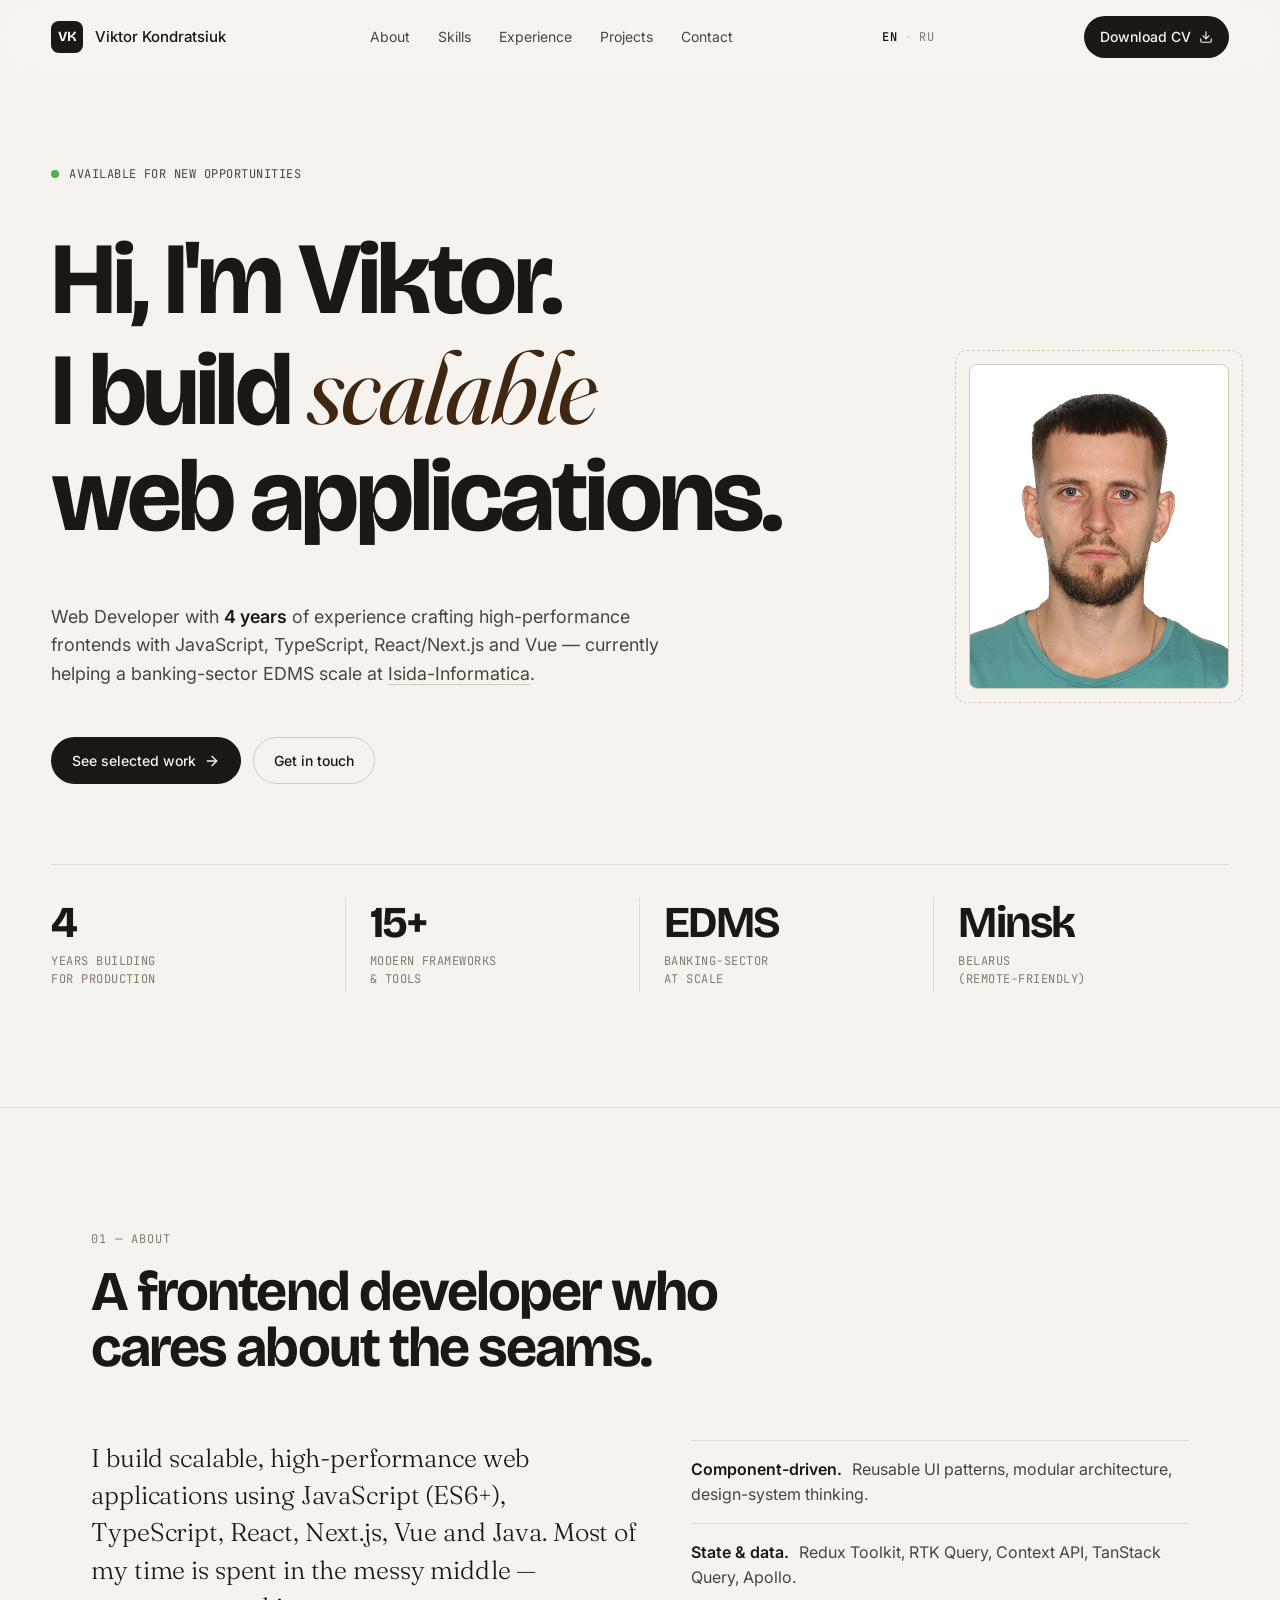
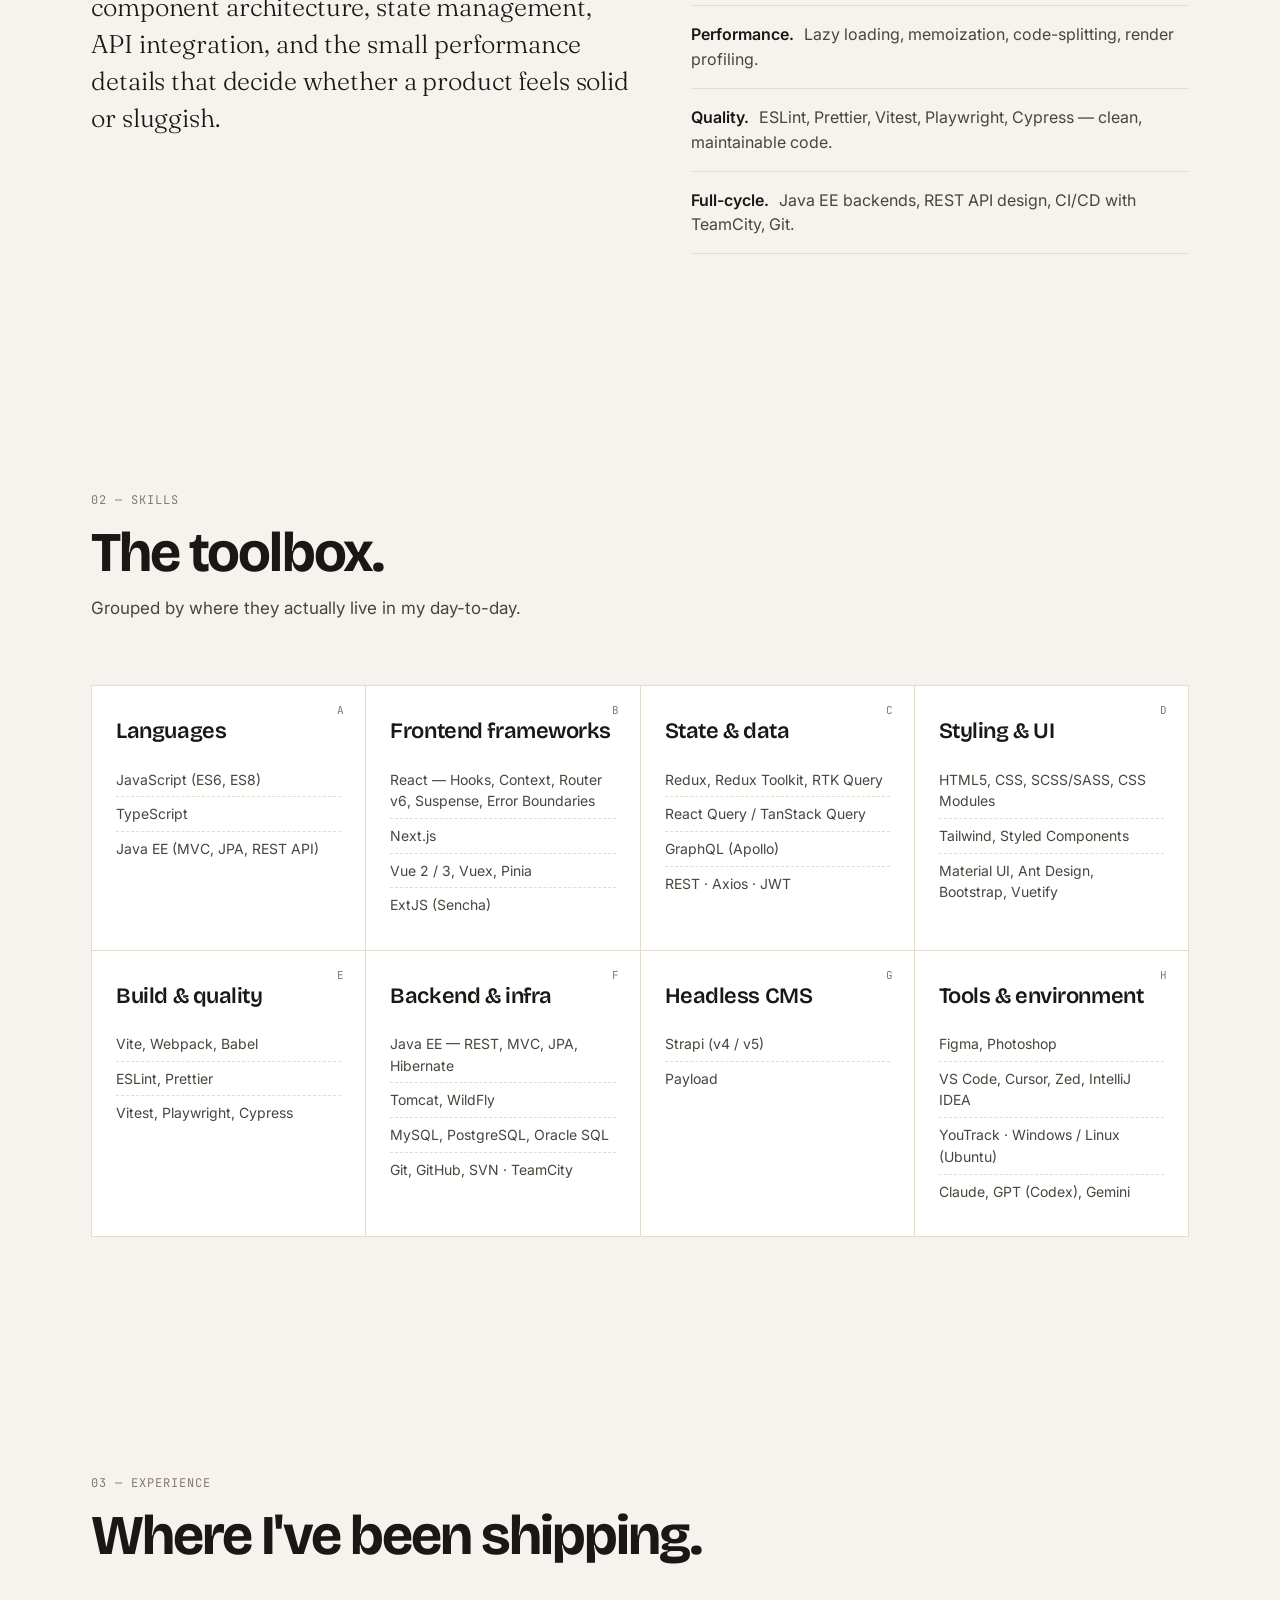
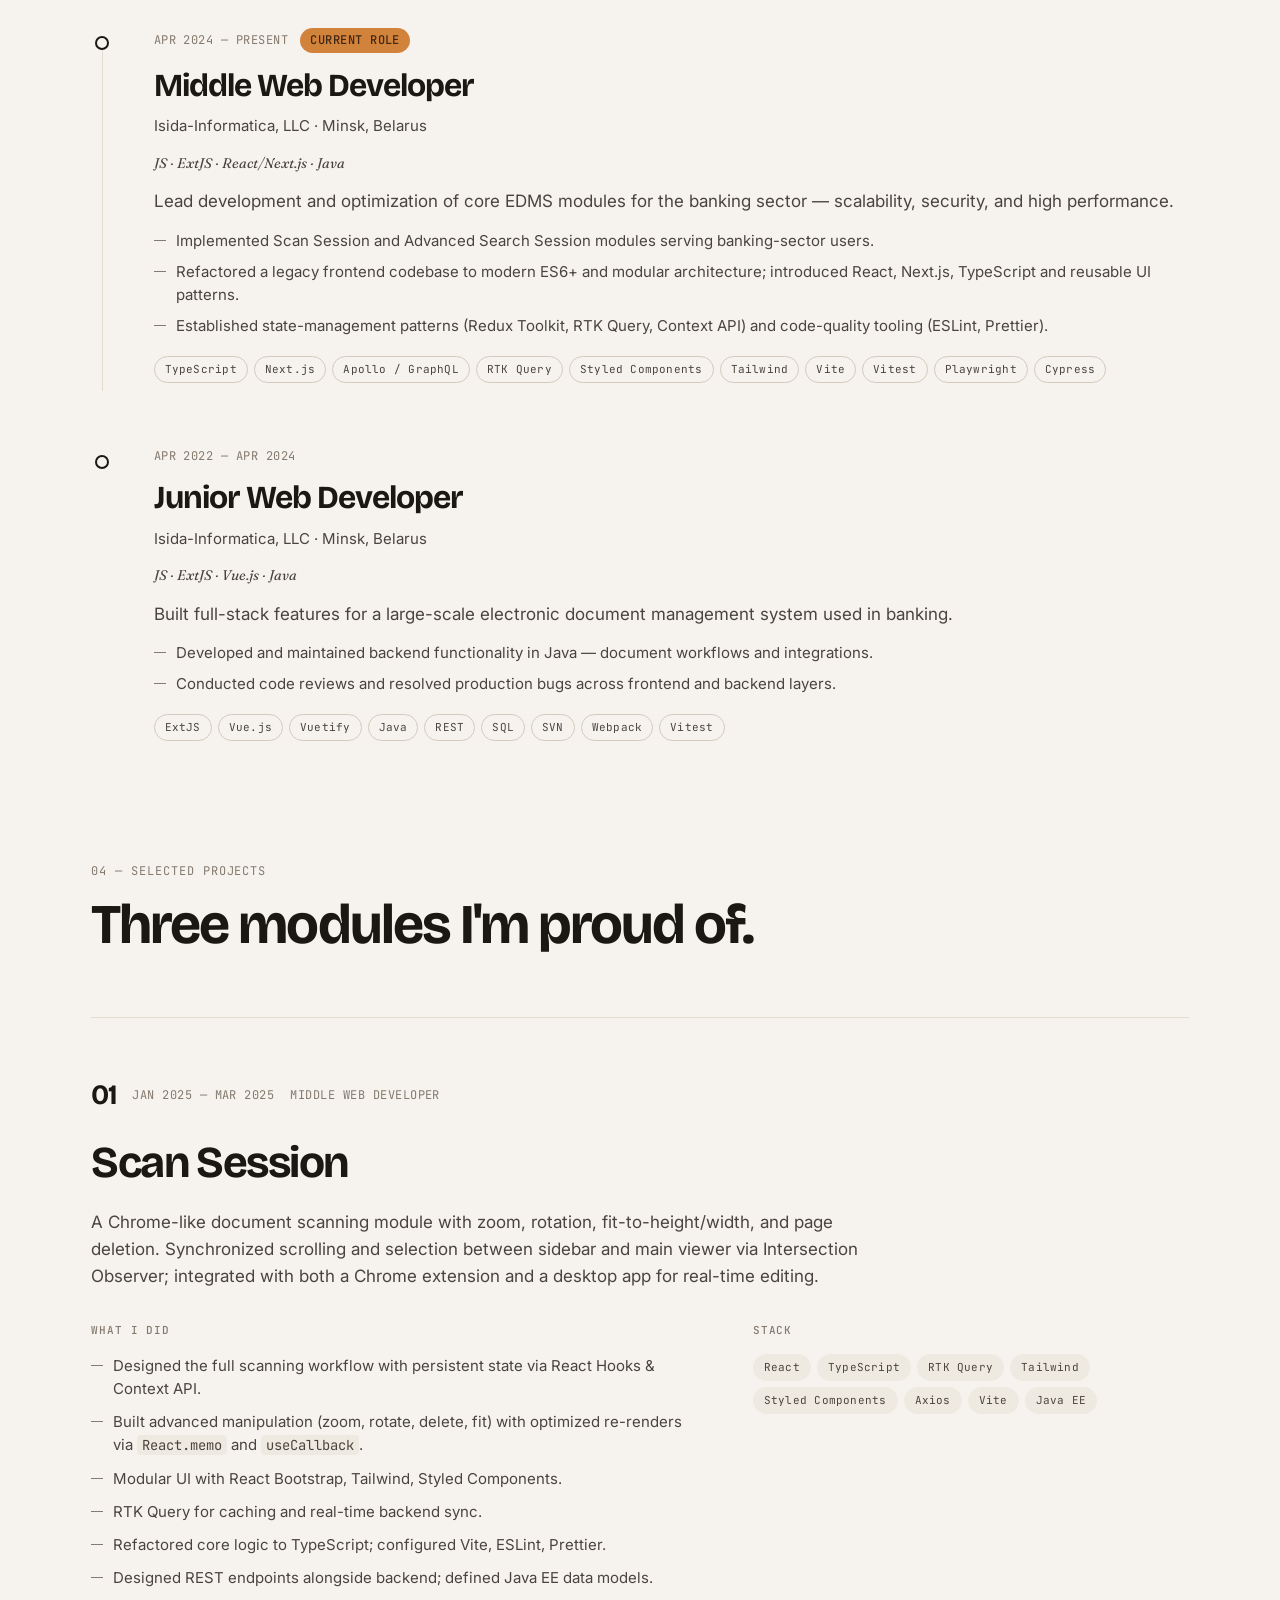
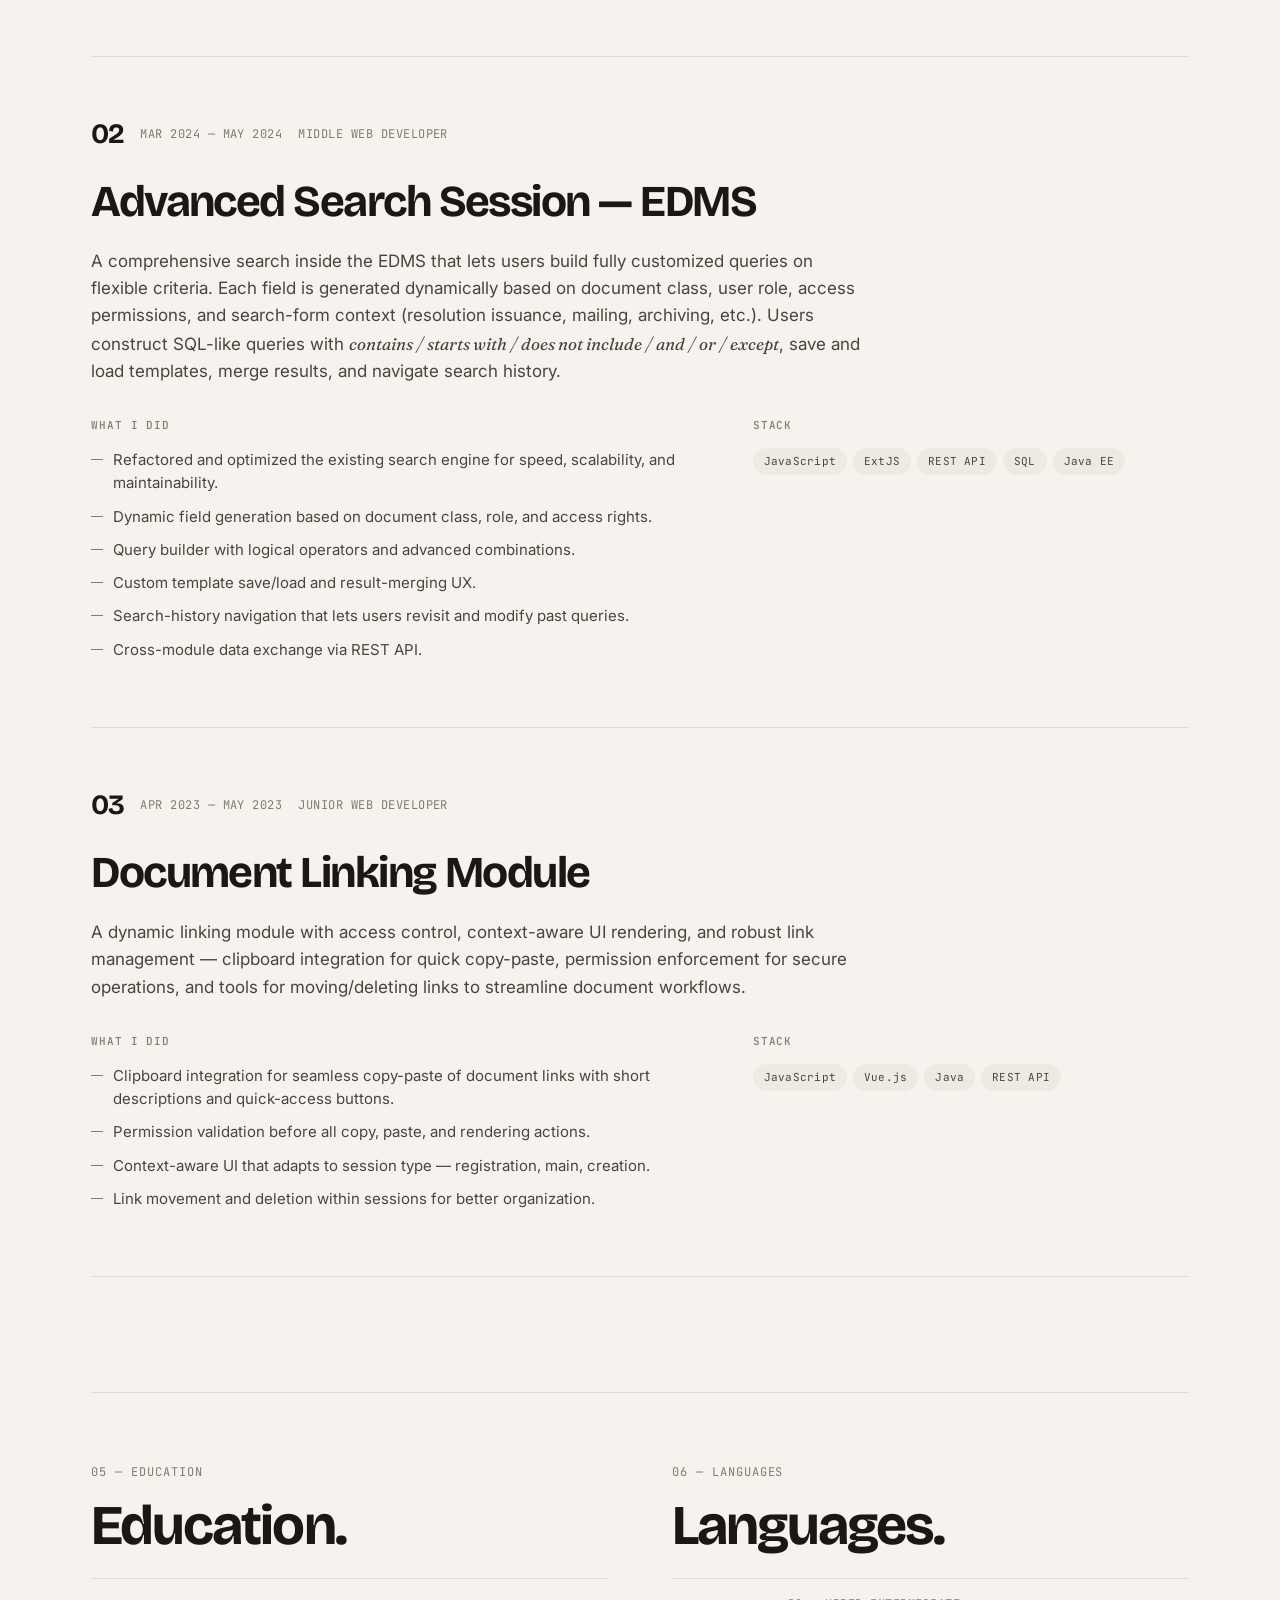
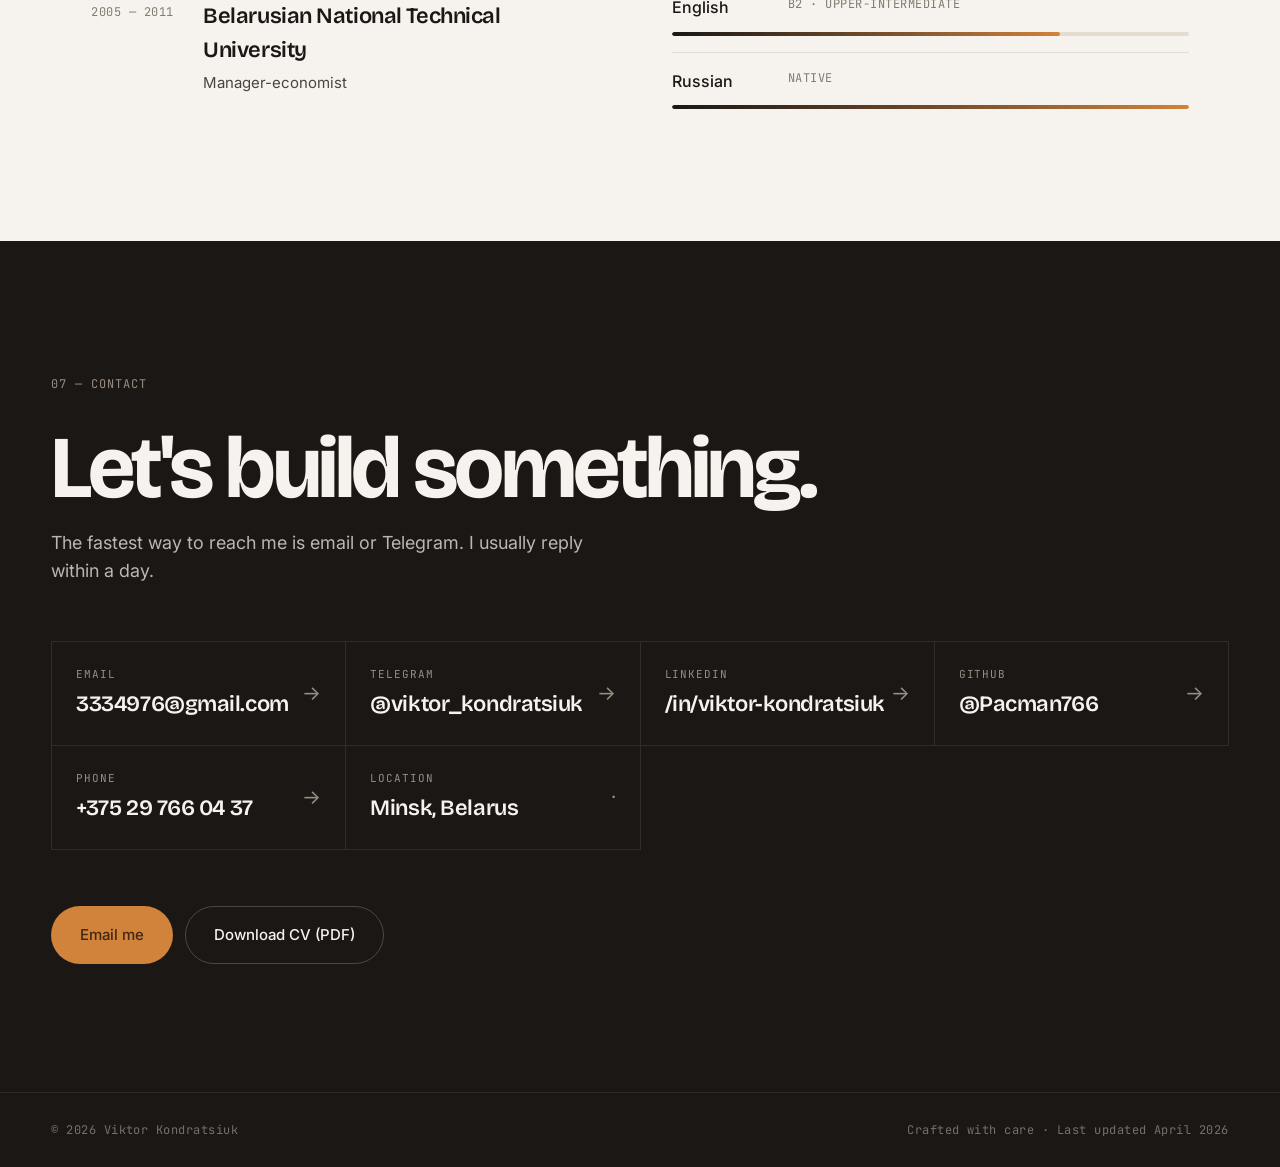
<file: index.html>
<!DOCTYPE html>
<html lang="en">
<head>
<meta charset="UTF-8" />
<meta name="viewport" content="width=device-width, initial-scale=1.0" />
<title>Viktor Kondratsiuk — Web Developer</title>
<link rel="icon" type="image/svg+xml" href="data:image/svg+xml,<svg xmlns='http://www.w3.org/2000/svg' viewBox='0 0 32 32'><rect width='32' height='32' rx='8' fill='%231a1714'/><text x='16' y='22' text-anchor='middle' font-family='sans-serif' font-weight='700' font-size='15' fill='%23f6f3ee'>VK</text></svg>" />
<meta name="description" content="Viktor Kondratsiuk — Web Developer with 4 years of experience in JavaScript, TypeScript, React/Next.js and Vue. Available for new opportunities." />
<meta property="og:title" content="Viktor Kondratsiuk — Web Developer" />
<meta property="og:description" content="Web Developer with 4 years of experience crafting high-performance frontends with JavaScript, TypeScript, React/Next.js and Vue." />
<meta property="og:type" content="website" />
<meta property="og:image" content="uploads/VIK.jpg" />
<meta name="twitter:card" content="summary_large_image" />
<meta name="twitter:title" content="Viktor Kondratsiuk — Web Developer" />
<meta name="twitter:description" content="Web Developer with 4 years of experience crafting high-performance frontends with JavaScript, TypeScript, React/Next.js and Vue." />
<link rel="preconnect" href="https://fonts.googleapis.com" />
<link rel="preconnect" href="https://fonts.gstatic.com" crossorigin />
<link href="https://fonts.googleapis.com/css2?family=Bricolage+Grotesque:opsz,wght@12..96,400;12..96,500;12..96,600;12..96,700;12..96,800&family=Fraunces:ital,opsz,wght@0,9..144,300;0,9..144,400;1,9..144,400&family=Inter:wght@300;400;500;600&family=JetBrains+Mono:wght@400;500&display=swap" rel="stylesheet" />
<style>
:root {
  --bg: #f6f3ee;
  --bg-2: #efeae1;
  --paper: #ffffff;
  --ink: #1a1714;
  --ink-2: #4a443d;
  --ink-3: #847a6e;
  --line: #e3dccf;
  --line-2: #d3cabb;
  --accent: oklch(0.68 0.13 60);
  --accent-ink: oklch(0.30 0.05 60);
  --display: "Bricolage Grotesque", -apple-system, BlinkMacSystemFont, sans-serif;
  --serif: "Fraunces", Georgia, serif;
  --sans: "Inter", -apple-system, BlinkMacSystemFont, "Segoe UI", sans-serif;
  --mono: "JetBrains Mono", ui-monospace, "SF Mono", monospace;
  --max: 1200px;
  --pad: clamp(20px, 4vw, 56px);
}

* { box-sizing: border-box; margin: 0; padding: 0; }
html { scroll-behavior: smooth; }
body {
  background: var(--bg);
  color: var(--ink);
  font-family: var(--sans);
  font-size: 17px;
  line-height: 1.55;
  -webkit-font-smoothing: antialiased;
  text-rendering: optimizeLegibility;
}

a { color: inherit; text-decoration: none; }
em { font-style: italic; font-family: var(--serif); font-weight: 400; }
strong { font-weight: 600; color: var(--ink); }
code { font-family: var(--mono); font-size: 0.92em; background: var(--bg-2); padding: 1px 5px; border-radius: 4px; }
::selection { background: var(--accent); color: var(--accent-ink); }

/* ============= LOADING SHELL ============= */
#cms-loader {
  position: fixed; inset: 0; z-index: 100;
  display: grid; place-items: center;
  background: var(--bg);
  font-family: var(--mono); font-size: 12px;
  color: var(--ink-3); letter-spacing: .08em; text-transform: uppercase;
  transition: opacity .4s ease;
}
#cms-loader.hide { opacity: 0; pointer-events: none; }
#cms-loader::before {
  content: "";
  width: 28px; height: 28px;
  border: 1.5px solid var(--line-2);
  border-top-color: var(--ink);
  border-radius: 50%;
  animation: spin 0.9s linear infinite;
  margin-bottom: 16px;
  display: block;
}
.cms-loader-inner { text-align: center; }
@keyframes spin { to { transform: rotate(360deg); } }

/* ============= TOP NAV ============= */
.topnav {
  position: sticky; top: 0; z-index: 50;
  display: flex; align-items: center; justify-content: space-between;
  padding: 16px var(--pad);
  background: color-mix(in oklab, var(--bg) 88%, transparent);
  backdrop-filter: saturate(160%) blur(14px);
  -webkit-backdrop-filter: saturate(160%) blur(14px);
  border-bottom: 1px solid transparent;
  transition: border-color .3s ease, padding .3s ease;
}
.topnav.scrolled { border-bottom-color: var(--line); padding-top: 12px; padding-bottom: 12px; }
.brand { display: inline-flex; align-items: center; gap: 12px; font-weight: 500; }
.brand-mark {
  display: grid; place-items: center;
  width: 32px; height: 32px; border-radius: 8px;
  background: var(--ink); color: var(--bg);
  font-family: var(--display); font-weight: 700; font-size: 14px;
  letter-spacing: -0.02em;
}
.brand-name { font-size: 15px; }
.nav-links { display: flex; gap: 28px; }
.nav-links a {
  font-size: 14px; color: var(--ink-2);
  position: relative; padding: 4px 0;
  transition: color .2s ease;
}
.nav-links a::after {
  content: ""; position: absolute; left: 0; right: 0; bottom: -2px;
  height: 1px; background: var(--ink); transform: scaleX(0); transform-origin: left;
  transition: transform .3s cubic-bezier(.2,.7,.2,1);
}
.nav-links a:hover { color: var(--ink); }
.nav-links a:hover::after { transform: scaleX(1); }
.nav-cta {
  display: inline-flex; align-items: center; gap: 8px;
  padding: 10px 16px; border-radius: 999px;
  background: var(--ink); color: var(--bg);
  font-size: 14px; font-weight: 500;
  transition: transform .25s ease, background .25s ease;
}
.nav-cta:hover { transform: translateY(-1px); background: oklch(0.20 0.01 60); }
.lang-switch {
  display: flex; align-items: center; gap: 2px;
  font-family: var(--mono); font-size: 12px; letter-spacing: .06em; text-transform: uppercase;
}
.lang-btn {
  background: none; border: none; cursor: pointer;
  color: var(--ink-3); font: inherit; letter-spacing: inherit;
  padding: 4px 5px; transition: color .2s ease;
}
.lang-btn.active { color: var(--ink); font-weight: 600; }
.lang-btn:hover { color: var(--ink); }
.lang-sep { color: var(--line-2); pointer-events: none; }

.nav-burger {
  display: none;
  flex-direction: column;
  gap: 5px;
  background: none;
  border: none;
  cursor: pointer;
  padding: 6px 4px;
  position: relative;
  z-index: 210;
}
.nav-burger span {
  display: block;
  width: 22px;
  height: 1.5px;
  background: var(--ink);
  border-radius: 1px;
  transition: transform .25s ease, opacity .25s ease;
}
.nav-burger[aria-expanded="true"] span:nth-child(1) { transform: translateY(6.5px) rotate(45deg); }
.nav-burger[aria-expanded="true"] span:nth-child(2) { opacity: 0; }
.nav-burger[aria-expanded="true"] span:nth-child(3) { transform: translateY(-6.5px) rotate(-45deg); }

/* ============= MOBILE NAV OVERLAY ============= */
.mobile-nav {
  display: none;
  position: fixed;
  inset: 0;
  z-index: 200;
  background: var(--bg);
  flex-direction: column;
  align-items: center;
  justify-content: center;
  gap: 28px;
}
.mobile-nav.open { display: flex; }
.mobile-nav a {
  font-family: var(--display);
  font-size: 24px;
  font-weight: 600;
  letter-spacing: -0.02em;
  color: var(--ink);
  transition: color .2s ease;
}
.mobile-nav a:hover { color: var(--ink-2); }
.mobile-nav-divider {
  width: 40px; height: 1px; background: var(--line);
}
.mobile-nav-cta {
  display: inline-flex; align-items: center; gap: 8px;
  padding: 12px 20px; border-radius: 999px;
  background: var(--ink); color: var(--bg) !important;
  font-family: var(--sans) !important;
  font-size: 14px !important; font-weight: 500 !important;
  letter-spacing: 0 !important;
  transition: background .25s ease;
}
.mobile-nav-cta:hover { background: oklch(0.22 0.01 60); color: var(--bg) !important; }
.mobile-nav .lang-switch { margin-top: 4px; }
.mobile-nav .lang-btn { font-size: 13px; padding: 6px 8px; }
.mobile-nav-close {
  position: absolute; top: 20px; right: 20px;
  width: 44px; height: 44px; border-radius: 50%;
  background: none; border: none; cursor: pointer;
  display: flex; align-items: center; justify-content: center;
  color: var(--ink); transition: background .2s ease;
}
.mobile-nav-close:hover { background: var(--bg-2); }

@media (max-width: 720px) {
  .nav-links { display: none; }
  .nav-cta { display: none; }
  .nav-burger { display: flex; }
  .topnav .lang-switch { display: none; }
}

/* ============= REVEAL ============= */
.reveal { opacity: 0; transform: translateY(14px); transition: opacity .8s ease, transform .8s cubic-bezier(.2,.7,.2,1); }
.reveal.is-in { opacity: 1; transform: none; }
.reveal-line { display: block; overflow: hidden; padding-bottom: 0.08em; }
.reveal-line > span {
  display: block;
  transform: translateY(110%);
  transition: transform 1.05s cubic-bezier(.18,.7,.18,1);
}
.reveal-line.is-in > span { transform: translateY(0); }
.reveal-line:nth-child(2) > span { transition-delay: .12s; }
.reveal-line:nth-child(3) > span { transition-delay: .22s; }

/* ============= HERO ============= */
.hero {
  padding: clamp(40px, 8vw, 90px) var(--pad) clamp(60px, 9vw, 120px);
  border-bottom: 1px solid var(--line);
}
.hero-inner {
  max-width: var(--max); margin: 0 auto;
  display: grid;
  grid-template-columns: 1fr auto;
  grid-template-rows: auto auto auto auto;
  column-gap: clamp(24px, 4vw, 64px);
  row-gap: clamp(24px, 4vw, 48px);
  align-items: end;
}
.hero-meta {
  grid-column: 1 / -1;
  display: inline-flex; align-items: center; gap: 10px;
  font-family: var(--mono); font-size: 12px; color: var(--ink-2);
  letter-spacing: .04em; text-transform: uppercase;
}
.hero-meta .dot {
  width: 8px; height: 8px; border-radius: 50%;
  background: oklch(0.68 0.16 145);
  box-shadow: 0 0 0 0 oklch(0.68 0.16 145 / 60%);
  animation: pulse 2.4s ease-in-out infinite;
}
@keyframes pulse {
  0%, 100% { box-shadow: 0 0 0 0 oklch(0.68 0.16 145 / 50%); }
  50% { box-shadow: 0 0 0 8px oklch(0.68 0.16 145 / 0%); }
}

.hero-title {
  grid-column: 1 / 2;
  font-family: var(--display);
  font-weight: 700;
  font-size: clamp(44px, 8vw, 108px);
  line-height: 0.96;
  letter-spacing: -0.035em;
  text-wrap: balance;
}
.hero-title em {
  color: var(--accent-ink);
  font-family: var(--serif);
  font-weight: 400;
  font-style: italic;
  letter-spacing: -0.02em;
}

.hero-portrait {
  grid-column: 2 / 3;
  grid-row: 2 / 4;
  position: relative;
  width: clamp(160px, 22vw, 260px);
  align-self: end;
}
.portrait {
  position: relative;
  aspect-ratio: 4 / 5;
  border-radius: 8px;
  background:
    repeating-linear-gradient(135deg,
      var(--bg-2) 0 12px,
      color-mix(in oklab, var(--bg-2) 70%, var(--line)) 12px 13px);
  border: 1px solid var(--line-2);
  display: grid; place-items: center;
  overflow: hidden;
}
.portrait-mono {
  font-family: var(--display);
  font-size: clamp(56px, 9vw, 96px);
  font-weight: 700;
  color: var(--ink-2);
  letter-spacing: -0.04em;
}
.portrait-cap {
  position: absolute; bottom: 8px; left: 8px;
  font-family: var(--mono); font-size: 10px;
  color: var(--ink-3);
  letter-spacing: .04em; text-transform: uppercase;
}
.portrait-img {
  position: absolute; inset: 0;
  width: 100%; height: 100%;
  object-fit: cover;
  display: block;
}
.portrait.has-photo .portrait-mono,
.portrait.has-photo .portrait-cap { display: none; }
.portrait-orbit {
  position: absolute; inset: -14px;
  border: 1px dashed var(--line-2);
  border-radius: 12px;
  animation: orbitShift 14s linear infinite;
  pointer-events: none;
}
@keyframes orbitShift { to { transform: rotate(360deg); } }

.hero-sub {
  grid-column: 1 / 2;
  font-size: clamp(16px, 1.4vw, 19px);
  color: var(--ink-2);
  max-width: 56ch;
  line-height: 1.6;
}
.hero-sub a { border-bottom: 1px solid var(--line-2); }
.hero-sub a:hover { border-color: var(--ink); }

.hero-actions {
  grid-column: 1 / 2;
  display: flex; gap: 12px; flex-wrap: wrap;
}

.btn {
  display: inline-flex; align-items: center; gap: 8px;
  padding: 12px 20px; border-radius: 999px;
  font-size: 14px; font-weight: 500;
  cursor: pointer;
  transition: transform .25s ease, background .25s ease, color .25s ease, border-color .25s ease;
  border: 1px solid transparent;
}
.btn-lg { padding: 16px 28px; font-size: 15px; }
.btn-primary { background: var(--ink); color: var(--bg); }
.btn-primary:hover { background: oklch(0.22 0.01 60); transform: translateY(-1px); }
.btn-primary svg { transition: transform .25s ease; }
.btn-primary:hover svg { transform: translateX(3px); }
.btn-ghost { border-color: var(--line-2); color: var(--ink); }
.btn-ghost:hover { border-color: var(--ink); transform: translateY(-1px); }

.hero-stats {
  grid-column: 1 / -1;
  display: grid; grid-template-columns: repeat(4, 1fr);
  gap: 0;
  margin-top: clamp(16px, 3vw, 32px);
  padding-top: clamp(20px, 3vw, 32px);
  border-top: 1px solid var(--line);
}
.stat { padding: 4px clamp(12px, 2vw, 24px) 4px 0; border-right: 1px solid var(--line); }
.stat:last-child { border-right: none; padding-left: clamp(12px, 2vw, 24px); padding-right: 0; }
.stat:not(:first-child) { padding-left: clamp(12px, 2vw, 24px); }
.stat-num {
  display: block;
  font-family: var(--display); font-weight: 700;
  font-size: clamp(28px, 3.5vw, 44px);
  letter-spacing: -0.035em;
  line-height: 1;
  color: var(--ink);
}
.stat-lbl {
  display: block;
  margin-top: 8px;
  font-size: 12px;
  color: var(--ink-3);
  font-family: var(--mono);
  text-transform: uppercase;
  letter-spacing: .04em;
  line-height: 1.45;
}

@media (max-width: 720px) {
  .hero-inner { grid-template-columns: 1fr; }
  .hero-portrait { grid-column: 1 / -1; grid-row: auto; width: 160px; justify-self: start; }
  .hero-stats { grid-template-columns: repeat(2, 1fr); row-gap: 20px; }
  .stat { border-right: none; padding-left: 0 !important; padding-right: 0; }
  .stat:nth-child(odd) { border-right: 1px solid var(--line); padding-right: 16px !important; }
  .stat:nth-child(even) { padding-left: 16px !important; }
}

/* ============= SECTION CHROME ============= */
.section {
  padding: clamp(60px, 9vw, 120px) var(--pad);
  max-width: var(--max);
  margin: 0 auto;
}
.section-head { margin-bottom: clamp(36px, 5vw, 64px); max-width: 64ch; }
.kicker {
  display: inline-block;
  font-family: var(--mono); font-size: 12px;
  color: var(--ink-3);
  letter-spacing: .08em; text-transform: uppercase;
  margin-bottom: 16px;
}
.section-title {
  font-family: var(--display);
  font-weight: 700;
  font-size: clamp(32px, 5vw, 56px);
  letter-spacing: -0.035em;
  line-height: 1.0;
  text-wrap: balance;
}
.section-sub {
  margin-top: 14px;
  color: var(--ink-2);
  font-size: 17px;
  max-width: 50ch;
}

/* ============= ABOUT ============= */
.about-grid {
  display: grid;
  grid-template-columns: 1.1fr 1fr;
  gap: clamp(24px, 4vw, 64px);
}
.about-lead {
  font-family: var(--serif);
  font-weight: 300;
  font-size: clamp(20px, 2vw, 26px);
  line-height: 1.45;
  color: var(--ink);
  letter-spacing: -0.005em;
}
.about-points { list-style: none; }
.about-points li {
  padding: 16px 0;
  border-top: 1px solid var(--line);
  font-size: 16px;
  color: var(--ink-2);
}
.about-points li:last-child { border-bottom: 1px solid var(--line); }
.about-points strong { color: var(--ink); margin-right: 6px; }
@media (max-width: 760px) { .about-grid { grid-template-columns: 1fr; } }

/* ============= SKILLS ============= */
.skills-grid {
  display: grid;
  grid-template-columns: repeat(auto-fill, minmax(260px, 1fr));
  gap: 0;
  border-top: 1px solid var(--line);
  border-left: 1px solid var(--line);
}
.skill-card {
  background: var(--paper);
  padding: 28px 24px;
  border-right: 1px solid var(--line);
  border-bottom: 1px solid var(--line);
  position: relative;
  transition: background .3s ease;
}
.skill-card:hover { background: color-mix(in oklab, var(--paper) 92%, var(--accent)); }
.skill-num {
  position: absolute; top: 16px; right: 20px;
  font-family: var(--mono); font-size: 11px;
  color: var(--ink-3); letter-spacing: .08em;
}
.skill-card h3 {
  font-family: var(--display); font-weight: 600;
  font-size: 22px; letter-spacing: -0.02em;
  margin-bottom: 14px;
}
.skill-card ul { list-style: none; }
.skill-card li {
  padding: 6px 0;
  font-size: 14px;
  color: var(--ink-2);
  border-top: 1px dashed var(--line);
}
.skill-card li:first-child { border-top: none; }

/* ============= TIMELINE ============= */
.timeline { list-style: none; position: relative; }
.tl-item {
  display: grid;
  grid-template-columns: 24px 1fr;
  gap: clamp(20px, 3vw, 40px);
  padding-bottom: clamp(40px, 5vw, 64px);
  position: relative;
}
.tl-item:last-child { padding-bottom: 0; }
.tl-rail { position: relative; }
.tl-rail::before {
  content: ""; position: absolute;
  top: 8px; bottom: -8px; left: 11px;
  width: 1px; background: var(--line);
}
.tl-item:last-child .tl-rail::before { display: none; }
.tl-dot {
  position: absolute; top: 8px; left: 4px;
  width: 14px; height: 14px; border-radius: 50%;
  background: var(--bg);
  border: 2px solid var(--ink);
  transition: background .3s ease, transform .3s ease;
}
.tl-item:hover .tl-dot { background: var(--accent); transform: scale(1.1); }

.tl-head {
  display: flex; align-items: center; gap: 12px; flex-wrap: wrap;
  font-family: var(--mono); font-size: 12px;
  color: var(--ink-3); letter-spacing: .04em; text-transform: uppercase;
  margin-bottom: 8px;
}
.tl-tag {
  padding: 3px 10px; border-radius: 999px;
  background: var(--accent); color: var(--accent-ink);
  font-weight: 500;
}
.tl-role {
  font-family: var(--display); font-weight: 700;
  font-size: clamp(24px, 2.6vw, 32px);
  letter-spacing: -0.03em;
  margin-bottom: 4px;
}
.tl-org { color: var(--ink-2); margin-bottom: 4px; font-size: 15px; }
.tl-stack { color: var(--ink-3); margin-bottom: 14px; font-size: 14px; }
.tl-body > p { color: var(--ink-2); margin-bottom: 14px; }
.tl-bullets { list-style: none; margin-bottom: 18px; }
.tl-bullets li {
  position: relative;
  padding-left: 22px;
  margin-bottom: 8px;
  color: var(--ink-2);
  font-size: 15px;
}
.tl-bullets li::before {
  content: ""; position: absolute; left: 0; top: 11px;
  width: 12px; height: 1px; background: var(--ink-3);
}
.tl-chips { display: flex; flex-wrap: wrap; gap: 6px; }
.tl-chips span {
  font-family: var(--mono); font-size: 11px;
  padding: 4px 10px; border-radius: 999px;
  border: 1px solid var(--line-2);
  color: var(--ink-2);
  letter-spacing: .02em;
}

/* ============= PROJECTS ============= */
.section-projects { padding-top: 0; }
.project {
  padding: clamp(36px, 5vw, 56px) 0;
  border-top: 1px solid var(--line);
  display: grid; grid-template-columns: 1fr; gap: 24px;
}
.project:last-of-type { border-bottom: 1px solid var(--line); }
.project-meta {
  display: flex; gap: 16px; align-items: center; flex-wrap: wrap;
  font-family: var(--mono); font-size: 12px;
  color: var(--ink-3); letter-spacing: .04em; text-transform: uppercase;
}
.project-num {
  font-family: var(--display); font-weight: 700;
  font-size: 28px; color: var(--ink); letter-spacing: -0.035em;
}
.project-title {
  font-family: var(--display); font-weight: 700;
  font-size: clamp(28px, 3.6vw, 44px);
  letter-spacing: -0.035em;
  line-height: 1.0;
}
.project-lead { font-size: 17px; color: var(--ink-2); max-width: 70ch; line-height: 1.6; }
.project-cols {
  display: grid; grid-template-columns: 1.4fr 1fr;
  gap: clamp(24px, 4vw, 64px); margin-top: 8px;
}
.project-cols h4 {
  font-family: var(--mono); font-size: 11px;
  color: var(--ink-3); letter-spacing: .08em; text-transform: uppercase;
  margin-bottom: 14px; font-weight: 500;
}
.project-cols ul { list-style: none; }
.project-cols ul li {
  position: relative;
  padding-left: 22px; margin-bottom: 10px;
  color: var(--ink-2); font-size: 15px;
}
.project-cols ul li::before {
  content: ""; position: absolute; left: 0; top: 11px;
  width: 12px; height: 1px; background: var(--ink-3);
}
.chips { display: flex; flex-wrap: wrap; gap: 6px; }
.chips span {
  font-family: var(--mono); font-size: 11px;
  padding: 5px 11px; border-radius: 999px;
  background: var(--bg-2); color: var(--ink-2);
  letter-spacing: .02em;
}
@media (max-width: 760px) { .project-cols { grid-template-columns: 1fr; } }

/* ============= EDU + LANGUAGES ============= */
.section-edu { padding-top: 0; }
.edu-grid {
  display: grid; grid-template-columns: 1fr 1fr;
  gap: clamp(32px, 5vw, 80px);
  border-top: 1px solid var(--line);
  padding-top: clamp(40px, 5vw, 64px);
}
.edu-block .section-title { margin-bottom: 24px; }
.edu-card {
  display: grid; grid-template-columns: 96px 1fr;
  gap: 16px; padding: 20px 0;
  border-top: 1px solid var(--line);
}
.edu-when { font-family: var(--mono); font-size: 12px; color: var(--ink-3); letter-spacing: .04em; padding-top: 4px; }
.edu-what h3 {
  font-family: var(--display); font-weight: 600; font-size: 22px;
  letter-spacing: -0.02em; margin-bottom: 4px;
}
.edu-what p { color: var(--ink-2); font-size: 15px; }

.lang-list { list-style: none; }
.lang-list li {
  display: grid; grid-template-columns: 100px 1fr;
  grid-template-rows: auto auto;
  column-gap: 16px; padding: 16px 0;
  border-top: 1px solid var(--line);
  font-size: 16px;
}
.lang-list li > span:first-child { font-weight: 500; }
.lang-level { color: var(--ink-3); font-family: var(--mono); font-size: 12px; letter-spacing: .04em; text-transform: uppercase; }
.lang-bar {
  grid-column: 1 / -1;
  height: 4px; background: var(--line); border-radius: 999px;
  margin-top: 12px; overflow: hidden;
}
.lang-bar > span {
  display: block; height: 100%;
  background: linear-gradient(90deg, var(--ink), var(--accent));
  border-radius: 999px;
  transform-origin: left;
  animation: barGrow 1.4s cubic-bezier(.2,.7,.2,1) both;
}
@keyframes barGrow { from { transform: scaleX(0); } to { transform: scaleX(1); } }
@media (max-width: 760px) { .edu-grid { grid-template-columns: 1fr; } }

/* ============= CONTACT ============= */
.section-contact {
  background: var(--ink); color: var(--bg);
  max-width: 100%;
  padding: clamp(70px, 10vw, 130px) var(--pad);
}
.section-contact .kicker { color: oklch(0.65 0.02 60); }
.contact-inner { max-width: var(--max); margin: 0 auto; }
.contact-title {
  font-family: var(--display); font-weight: 700;
  font-size: clamp(40px, 7vw, 88px);
  letter-spacing: -0.04em; line-height: 0.98;
  margin: 16px 0 18px;
  text-wrap: balance;
}
.contact-sub {
  color: oklch(0.78 0.01 60);
  max-width: 50ch; font-size: 18px;
  margin-bottom: clamp(36px, 5vw, 56px);
}
.contact-grid {
  display: grid;
  grid-template-columns: repeat(auto-fill, minmax(280px, 1fr));
  border-top: 1px solid oklch(0.30 0.005 60);
  border-left: 1px solid oklch(0.30 0.005 60);
}
.contact-card {
  display: grid;
  grid-template-columns: 1fr auto;
  grid-template-rows: auto auto;
  align-items: center; padding: 24px;
  border-right: 1px solid oklch(0.30 0.005 60);
  border-bottom: 1px solid oklch(0.30 0.005 60);
  position: relative;
  transition: background .25s ease, transform .25s ease;
  overflow: hidden;
}
.contact-card:not(.contact-card--static):hover { background: oklch(0.22 0.005 60); }
.contact-card:not(.contact-card--static):hover .contact-arrow { transform: translate(4px, -4px); }
.contact-label {
  grid-column: 1 / 2;
  font-family: var(--mono); font-size: 11px;
  color: oklch(0.65 0.02 60);
  letter-spacing: .08em; text-transform: uppercase;
  margin-bottom: 4px;
}
.contact-value {
  grid-column: 1 / 2;
  font-family: var(--display); font-weight: 600; font-size: 22px;
  letter-spacing: -0.02em; color: var(--bg);
}
.contact-arrow {
  grid-column: 2 / 3; grid-row: 1 / -1;
  font-size: 20px; color: oklch(0.65 0.02 60);
  transition: transform .25s ease, color .25s ease;
}
.contact-card:not(.contact-card--static):hover .contact-arrow { color: var(--accent); }
.contact-cta { display: flex; gap: 12px; flex-wrap: wrap; margin-top: clamp(36px, 5vw, 56px); }
.contact-cta .btn-primary { background: var(--accent); color: var(--accent-ink); }
.contact-cta .btn-primary:hover { background: oklch(0.74 0.13 60); }
.contact-cta .btn-ghost { border-color: oklch(0.40 0.005 60); color: var(--bg); }
.contact-cta .btn-ghost:hover { border-color: var(--bg); }

.footer {
  background: var(--ink);
  color: oklch(0.55 0.01 60);
  padding: 28px var(--pad);
  border-top: 1px solid oklch(0.28 0.005 60);
}
.footer-row {
  max-width: var(--max); margin: 0 auto;
  display: flex; justify-content: space-between; align-items: center; flex-wrap: wrap; gap: 12px;
  font-family: var(--mono); font-size: 12px;
  letter-spacing: .04em;
}

/* ============= SCROLL TO TOP ============= */
.scroll-top {
  position: fixed; right: 24px; bottom: 24px; z-index: 100;
  width: 44px; height: 44px; border-radius: 50%;
  background: var(--ink); color: var(--bg);
  border: none; cursor: pointer;
  display: flex; align-items: center; justify-content: center;
  opacity: 0; transform: translateY(8px);
  transition: opacity .3s ease, transform .3s ease, background .25s ease;
  pointer-events: none;
}
.scroll-top.visible { opacity: 1; transform: translateY(0); pointer-events: auto; }
.scroll-top:hover { background: oklch(0.22 0.01 60); transform: translateY(-2px); }
</style>
</head>
<body>

<div id="cms-loader"><div class="cms-loader-inner"><div>Loading content</div></div></div>

<header class="topnav" id="topnav">
  <a href="#top" class="brand">
    <span class="brand-mark" data-bind="profile.initials">VK</span>
    <span class="brand-name" data-bind="profile.name">Viktor Kondratsiuk</span>
  </a>
  <nav class="nav-links">
    <a href="#about" data-i18n="navAbout">About</a>
    <a href="#skills" data-i18n="navSkills">Skills</a>
    <a href="#experience" data-i18n="navExperience">Experience</a>
    <a href="#projects" data-i18n="navProjects">Projects</a>
    <a href="#contact" data-i18n="navContact">Contact</a>
  </nav>
  <div class="lang-switch" id="lang-switch-top">
    <button class="lang-btn" data-lang="en">EN</button>
    <span class="lang-sep">·</span>
    <button class="lang-btn" data-lang="ru">RU</button>
  </div>
  <a class="nav-cta" data-bind-attr="href:profile.cvFile" href="resume.html">
    <span data-i18n="downloadCV">Download CV</span>
    <svg width="14" height="14" viewBox="0 0 24 24" fill="none" stroke="currentColor" stroke-width="2" stroke-linecap="round" stroke-linejoin="round"><path d="M21 15v4a2 2 0 0 1-2 2H5a2 2 0 0 1-2-2v-4"/><polyline points="7 10 12 15 17 10"/><line x1="12" y1="15" x2="12" y2="3"/></svg>
  </a>
  <button class="nav-burger" id="nav-burger" aria-label="Toggle menu" aria-expanded="false">
    <span></span><span></span><span></span>
  </button>
</header>

<div class="mobile-nav" id="mobile-nav" aria-hidden="true">
  <button class="mobile-nav-close" id="mobile-nav-close" aria-label="Close menu">
    <svg width="20" height="20" viewBox="0 0 24 24" fill="none" stroke="currentColor" stroke-width="2" stroke-linecap="round" stroke-linejoin="round"><line x1="18" y1="6" x2="6" y2="18"/><line x1="6" y1="6" x2="18" y2="18"/></svg>
  </button>
  <a href="#about" data-i18n="navAbout">About</a>
  <a href="#skills" data-i18n="navSkills">Skills</a>
  <a href="#experience" data-i18n="navExperience">Experience</a>
  <a href="#projects" data-i18n="navProjects">Projects</a>
  <a href="#contact" data-i18n="navContact">Contact</a>
  <div class="mobile-nav-divider"></div>
  <div class="lang-switch" id="lang-switch-mob">
    <button class="lang-btn" data-lang="en">EN</button>
    <span class="lang-sep">·</span>
    <button class="lang-btn" data-lang="ru">RU</button>
  </div>
  <a class="mobile-nav-cta" id="mobile-nav-cta" href="resume.html">
    <span data-i18n="downloadCV">Download CV</span>
    <svg width="14" height="14" viewBox="0 0 24 24" fill="none" stroke="currentColor" stroke-width="2" stroke-linecap="round" stroke-linejoin="round"><path d="M21 15v4a2 2 0 0 1-2 2H5a2 2 0 0 1-2-2v-4"/><polyline points="7 10 12 15 17 10"/><line x1="12" y1="15" x2="12" y2="3"/></svg>
  </a>
</div>

<main id="top">

<section class="hero" data-screen-label="01 Hero">
  <div class="hero-inner">
    <div class="hero-meta reveal">
      <span class="dot"></span>
      <span data-bind="profile.availabilityNote"></span>
    </div>
    <h1 class="hero-title" id="hero-title-slot"></h1>
    <p class="hero-sub reveal" id="hero-sub-slot"></p>
    <div class="hero-actions reveal">
      <a class="btn btn-primary" href="#projects"><span data-i18n="ctaWork">See selected work</span>
        <svg width="16" height="16" viewBox="0 0 24 24" fill="none" stroke="currentColor" stroke-width="2" stroke-linecap="round" stroke-linejoin="round"><line x1="5" y1="12" x2="19" y2="12"/><polyline points="12 5 19 12 12 19"/></svg>
      </a>
      <a class="btn btn-ghost" data-bind-attr="href:profile.emailHref" data-i18n="ctaContact">Get in touch</a>
    </div>
    <div class="hero-portrait">
      <div class="portrait" id="portrait-slot">
        <span class="portrait-mono" data-bind="profile.initials"></span>
        <span class="portrait-cap">Photo placeholder</span>
      </div>
      <div class="portrait-orbit"></div>
    </div>
    <div class="hero-stats" id="hero-stats-slot"></div>
  </div>
</section>

<section class="section" id="about" data-screen-label="02 About">
  <div class="section-head">
    <span class="kicker" data-i18n="kickerAbout">01 — About</span>
    <h2 class="section-title" id="about-heading"></h2>
  </div>
  <div class="about-grid">
    <p class="about-lead reveal" id="about-lead"></p>
    <ul class="about-points" id="about-points"></ul>
  </div>
</section>

<section class="section section-skills" id="skills" data-screen-label="03 Skills">
  <div class="section-head">
    <span class="kicker" data-i18n="kickerSkills">02 — Skills</span>
    <h2 class="section-title" id="skills-heading"></h2>
    <p class="section-sub" id="skills-sub"></p>
  </div>
  <div class="skills-grid" id="skills-grid"></div>
</section>

<section class="section" id="experience" data-screen-label="04 Experience">
  <div class="section-head">
    <span class="kicker" data-i18n="kickerExperience">03 — Experience</span>
    <h2 class="section-title" id="experience-heading"></h2>
  </div>
  <ol class="timeline" id="experience-list"></ol>
</section>

<section class="section section-projects" id="projects" data-screen-label="05 Projects">
  <div class="section-head">
    <span class="kicker" data-i18n="kickerProjects">04 — Selected projects</span>
    <h2 class="section-title" id="projects-heading"></h2>
  </div>
  <div id="projects-list"></div>
</section>

<section class="section section-edu" id="education" data-screen-label="06 Education">
  <div class="edu-grid">
    <div class="edu-block reveal">
      <span class="kicker" data-i18n="kickerEducation">05 — Education</span>
      <h2 class="section-title" data-i18n="educationTitle">Education.</h2>
      <div id="education-list"></div>
    </div>
    <div class="edu-block reveal">
      <span class="kicker" data-i18n="kickerLanguages">06 — Languages</span>
      <h2 class="section-title" data-i18n="languagesTitle">Languages.</h2>
      <ul class="lang-list" id="languages-list"></ul>
    </div>
  </div>
</section>

<section class="section section-contact" id="contact" data-screen-label="07 Contact">
  <div class="contact-inner">
    <span class="kicker" data-i18n="kickerContact">07 — Contact</span>
    <h2 class="contact-title" id="contact-heading"></h2>
    <p class="contact-sub" id="contact-sub"></p>
    <div class="contact-grid" id="contact-grid"></div>
    <div class="contact-cta">
      <a class="btn btn-primary btn-lg" data-bind-attr="href:profile.emailHref" data-i18n="emailBtn">Email me</a>
      <a class="btn btn-ghost btn-lg" data-bind-attr="href:profile.cvFile" data-i18n="downloadBtn">Download CV (PDF)</a>
    </div>
  </div>
</section>

<footer class="footer">
  <div class="footer-row">
    <span data-bind="profile.copyright">© 2026 Viktor Kondratsiuk</span>
    <span data-i18n="footerCredit">Crafted with care · Last updated April 2026</span>
  </div>
</footer>

</main>

<script>
(function () {
  var burger = document.getElementById('nav-burger');
  var overlay = document.getElementById('mobile-nav');
  if (!burger || !overlay) return;

  function openMenu() {
    overlay.classList.add('open');
    overlay.setAttribute('aria-hidden', 'false');
    burger.setAttribute('aria-expanded', 'true');
    document.body.style.overflow = 'hidden';
  }
  function closeMenu() {
    overlay.classList.remove('open');
    overlay.setAttribute('aria-hidden', 'true');
    burger.setAttribute('aria-expanded', 'false');
    document.body.style.overflow = '';
  }

  burger.addEventListener('click', function () {
    overlay.classList.contains('open') ? closeMenu() : openMenu();
  });
  overlay.querySelectorAll('a').forEach(function (a) {
    a.addEventListener('click', closeMenu);
  });
  var closeBtn = document.getElementById('mobile-nav-close');
  if (closeBtn) closeBtn.addEventListener('click', closeMenu);
  document.addEventListener('keydown', function (e) {
    if (e.key === 'Escape') closeMenu();
  });
})();
</script>
<script>
// Lightweight content-driven renderer reading content.md
(function () {
  const SECTION_RE = /^# (.+)$/gm;

  // Inline markdown: **bold**, _italic_, `code`, [text](href)
  function inline(s) {
    if (!s) return '';
    return s
      .replace(/&/g, '&amp;')
      .replace(/</g, '&lt;')
      .replace(/>/g, '&gt;')
      .replace(/`([^`]+)`/g, '<code>$1</code>')
      .replace(/\*\*([^*]+)\*\*/g, '<strong>$1</strong>')
      .replace(/\b_([^_]+)_\b/g, '<em>$1</em>')
      .replace(/_([^_]+)_/g, '<em>$1</em>')
      .replace(/\[([^\]]+)\]\(([^)]+)\)/g, '<a href="$2">$1</a>');
  }

  function parseFrontmatter(text) {
    const m = text.match(/^---\n([\s\S]*?)\n---\n/);
    if (!m) return { fm: {}, rest: text };
    const fm = {};
    m[1].split('\n').forEach((line) => {
      if (!line.trim() || line.trim().startsWith('#')) return;
      const idx = line.indexOf(':');
      if (idx === -1) return;
      const k = line.slice(0, idx).trim();
      let v = line.slice(idx + 1).trim();
      if (v === 'true') v = true;
      else if (v === 'false') v = false;
      fm[k] = v;
    });
    return { fm, rest: text.slice(m[0].length) };
  }

  function splitSections(text) {
    const sections = {};
    const parts = text.split(/^# /gm).slice(1);
    parts.forEach((part) => {
      const nl = part.indexOf('\n');
      const name = part.slice(0, nl).trim();
      sections[name] = part.slice(nl + 1);
    });
    return sections;
  }

  function getSubsections(text) {
    const subs = {};
    const parts = text.split(/^## /gm).slice(1);
    parts.forEach((part) => {
      const nl = part.indexOf('\n');
      const name = part.slice(0, nl).trim();
      subs[name] = part.slice(nl + 1).trim();
    });
    return subs;
  }

  function getH3Items(text) {
    // Returns array of {title, body}
    const items = [];
    const parts = text.split(/^### /gm).slice(1);
    parts.forEach((part) => {
      const nl = part.indexOf('\n');
      const title = part.slice(0, nl).trim();
      items.push({ title, body: part.slice(nl + 1).trim() });
    });
    return items;
  }

  // Parses bullet lists with `- key: value` and nested `- item` lines.
  function parseFieldsAndBullets(body) {
    const lines = body.split('\n');
    const fields = {};
    let currentList = null;
    lines.forEach((raw) => {
      if (!raw.trim()) { currentList = null; return; }
      // Nested bullet (2+ space indent)
      if (/^\s{2,}-\s/.test(raw)) {
        if (currentList) {
          currentList.push(raw.replace(/^\s+-\s/, '').trim());
        }
        return;
      }
      // Top-level bullet "- key: value" or "- key:" (list follows)
      const m = raw.match(/^-\s+([\w]+):\s*(.*)$/);
      if (m) {
        const key = m[1];
        const val = m[2].trim();
        if (val === '') {
          fields[key] = [];
          currentList = fields[key];
        } else {
          // comma-separated chip-like values become arrays for `chips` and `stack`
          if (key === 'chips' || key === 'stack') {
            fields[key] = val.split(',').map((s) => s.trim()).filter(Boolean);
          } else {
            // typed coercion
            if (val === 'true') fields[key] = true;
            else if (val === 'false') fields[key] = false;
            else fields[key] = val;
          }
          currentList = null;
        }
        return;
      }
      // Plain bullet line outside fields
      if (/^-\s/.test(raw)) {
        if (!fields._bullets) fields._bullets = [];
        fields._bullets.push(raw.replace(/^-\s+/, '').trim());
      }
    });
    return fields;
  }

  function parseBulletList(body) {
    return body.split('\n').filter((l) => /^-\s/.test(l)).map((l) => l.replace(/^-\s+/, '').trim());
  }

  // ============= LANG =============
  var _lang = new URLSearchParams(location.search).get('lang') || localStorage.getItem('cv-lang') || 'en';
  if (_lang !== 'en' && _lang !== 'ru') _lang = 'en';
  var _contentFile = _lang === 'ru' ? 'content-ru.md' : 'content.md';

  function initLangSwitch() {
    document.querySelectorAll('.lang-btn').forEach(function (btn) {
      if (btn.dataset.lang === _lang) btn.classList.add('active');
      btn.addEventListener('click', function () {
        var lang = btn.dataset.lang;
        localStorage.setItem('cv-lang', lang);
        var url = new URL(location.href);
        if (lang === 'en') url.searchParams.delete('lang');
        else url.searchParams.set('lang', lang);
        location.href = url.toString();
      });
    });
    // Update mobile nav Download CV href to match lang
    var mobileNavCta = document.getElementById('mobile-nav-cta');
    if (mobileNavCta) {
      var cvHref = _lang === 'ru' ? 'resume.html?lang=ru' : 'resume.html';
      mobileNavCta.href = cvHref;
    }
  }

  // ============= LOAD =============
  fetch(_contentFile, { cache: 'no-cache' })
    .then((r) => r.text())
    .then((text) => render(text))
    .catch((err) => {
      console.error('Failed to load ' + _contentFile, err);
      document.getElementById('cms-loader').innerHTML =
        '<div class="cms-loader-inner"><div>Failed to load content</div></div>';
    });

  function render(text) {
    const { fm, rest } = parseFrontmatter(text);
    const sections = splitSections(rest);
    const data = { profile: fm };

    // Derived profile fields
    data.profile.initials = (fm.name || '')
      .split(/\s+/).map((s) => s[0]).filter(Boolean).slice(0, 2).join('').toUpperCase();
    data.profile.emailHref = fm.email ? 'mailto:' + fm.email : '#';
    data.profile.copyright = '© ' + new Date().getFullYear() + ' ' + (fm.name || '');

    // ---- Hero ----
    const hero = getSubsections(sections['Hero'] || '');
    const titleLines = (hero['Title'] || '').split('|').map((s) => s.trim()).filter(Boolean);
    document.getElementById('hero-title-slot').innerHTML = titleLines
      .map((line) => `<span class="reveal-line"><span>${inline(line)}</span></span>`)
      .join('');
    document.getElementById('hero-sub-slot').innerHTML = inline(hero['Subtitle'] || '');

    const stats = parseBulletList(hero['Stats'] || '');
    document.getElementById('hero-stats-slot').innerHTML = stats.map((row) => {
      const [num, lblRaw] = row.split('|').map((s) => s.trim());
      const lbl = (lblRaw || '').split('/').map((s) => s.trim()).join('<br/>');
      return `<div class="stat reveal"><span class="stat-num">${num}</span><span class="stat-lbl">${lbl}</span></div>`;
    }).join('');

    // ---- About ----
    const about = getSubsections(sections['About'] || '');
    document.getElementById('about-heading').textContent = about['Heading'] || '';
    document.getElementById('about-lead').innerHTML = inline(about['Lead'] || '');
    document.getElementById('about-points').innerHTML = parseBulletList(about['Points'] || '')
      .map((p) => `<li class="reveal">${inline(p)}</li>`).join('');

    // ---- Skills ----
    const skills = getSubsections(sections['Skills'] || '');
    document.getElementById('skills-heading').textContent = skills['Heading'] || '';
    document.getElementById('skills-sub').textContent = skills['Subtitle'] || '';
    const skillGroups = getH3Items(skills['Groups'] || '');
    const letters = ['A','B','C','D','E','F','G','H','I','J','K','L'];
    document.getElementById('skills-grid').innerHTML = skillGroups.map((g, i) => `
      <div class="skill-card reveal">
        <div class="skill-num">${letters[i] || (i + 1)}</div>
        <h3>${inline(g.title)}</h3>
        <ul>${parseBulletList(g.body).map((it) => `<li>${inline(it)}</li>`).join('')}</ul>
      </div>
    `).join('');

    // ---- Experience ----
    const exp = getSubsections(sections['Experience'] || '');
    document.getElementById('experience-heading').textContent = exp['Heading'] || '';
    const roles = getH3Items(exp['Roles'] || '');
    document.getElementById('experience-list').innerHTML = roles.map((role) => {
      const f = parseFieldsAndBullets(role.body);
      const bullets = (f.bullets || []).map((b) => `<li>${inline(b)}</li>`).join('');
      const chips = (f.chips || []).map((c) => `<span>${c}</span>`).join('');
      return `
        <li class="tl-item reveal">
          <div class="tl-rail"><span class="tl-dot"></span></div>
          <div class="tl-body">
            <div class="tl-head">
              <span class="tl-when">${f.when || ''}</span>
              ${f.current ? '<span class="tl-tag">Current role</span>' : ''}
            </div>
            <h3 class="tl-role">${inline(role.title)}</h3>
            <p class="tl-org">${f.org || ''}</p>
            ${f.stack ? `<p class="tl-stack"><em>${f.stack}</em></p>` : ''}
            ${f.summary ? `<p>${inline(f.summary)}</p>` : ''}
            ${bullets ? `<ul class="tl-bullets">${bullets}</ul>` : ''}
            ${chips ? `<div class="tl-chips">${chips}</div>` : ''}
          </div>
        </li>
      `;
    }).join('');

    // ---- Projects ----
    const proj = getSubsections(sections['Projects'] || '');
    document.getElementById('projects-heading').textContent = proj['Heading'] || '';
    const projects = getH3Items(proj['Items'] || '');
    document.getElementById('projects-list').innerHTML = projects.map((p, i) => {
      const f = parseFieldsAndBullets(p.body);
      const did = (f.did || []).map((b) => `<li>${inline(b)}</li>`).join('');
      const stack = (f.stack || []).map((s) => `<span>${s}</span>`).join('');
      const num = String(i + 1).padStart(2, '0');
      return `
        <article class="project reveal">
          <div class="project-meta">
            <span class="project-num">${num}</span>
            <span class="project-when">${f.when || ''}</span>
            <span class="project-role">${f.role || ''}</span>
          </div>
          <h3 class="project-title">${inline(p.title)}</h3>
          <p class="project-lead">${inline(f.lead || '')}</p>
          <div class="project-cols">
            <div>
              <h4>What I did</h4>
              <ul>${did}</ul>
            </div>
            <div class="project-stack">
              <h4>Stack</h4>
              <div class="chips">${stack}</div>
            </div>
          </div>
        </article>
      `;
    }).join('');

    // ---- Education ----
    const edu = getSubsections(sections['Education'] || '');
    const eduItems = getH3Items(edu['Items'] || '');
    document.getElementById('education-list').innerHTML = eduItems.map((e) => {
      const f = parseFieldsAndBullets(e.body);
      return `
        <div class="edu-card">
          <div class="edu-when">${f.when || ''}</div>
          <div class="edu-what">
            <h3>${inline(e.title)}</h3>
            <p>${inline(f.degree || '')}</p>
          </div>
        </div>
      `;
    }).join('');

    // ---- Languages ----
    const langs = getSubsections(sections['Languages'] || '');
    const langItems = parseBulletList(langs['Items'] || '');
    document.getElementById('languages-list').innerHTML = langItems.map((row) => {
      const [name, level, pctRaw] = row.split('|').map((s) => s.trim());
      const pct = parseInt(pctRaw, 10) || 0;
      return `
        <li>
          <span>${name}</span>
          <span class="lang-level">${level}</span>
          <span class="lang-bar"><span style="width:${pct}%"></span></span>
        </li>
      `;
    }).join('');

    // ---- Contact ----
    const contact = getSubsections(sections['Contact'] || '');
    document.getElementById('contact-heading').textContent = contact['Heading'] || '';
    document.getElementById('contact-sub').textContent = contact['Subtitle'] || '';

    const cards = [];
    if (fm.email) cards.push({ label: 'Email', value: fm.email, href: 'mailto:' + fm.email });
    if (fm.telegram) cards.push({ label: 'Telegram', value: '@' + fm.telegram, href: 'https://t.me/' + fm.telegram });
    if (fm.linkedin) cards.push({ label: 'LinkedIn', value: '/in/' + fm.linkedin, href: 'https://www.linkedin.com/in/' + fm.linkedin + '/' });
    if (fm.github) cards.push({ label: 'GitHub', value: '@' + fm.github, href: 'https://github.com/' + fm.github });
    if (fm.phone) cards.push({ label: 'Phone', value: fm.phone, href: 'tel:' + String(fm.phone).replace(/\s|-/g, '') });
    if (fm.location) cards.push({ label: 'Location', value: fm.location, href: null });

    document.getElementById('contact-grid').innerHTML = cards.map((c) => {
      if (c.href) {
        return `<a class="contact-card" href="${c.href}"${/^https?:/.test(c.href) ? ' target="_blank" rel="noopener noreferrer"' : ''}>
          <span class="contact-label">${c.label}</span>
          <span class="contact-value">${c.value}</span>
          <span class="contact-arrow">→</span>
        </a>`;
      }
      return `<div class="contact-card contact-card--static">
        <span class="contact-label">${c.label}</span>
        <span class="contact-value">${c.value}</span>
        <span class="contact-arrow">·</span>
      </div>`;
    }).join('');

    // ---- Bind global slots ----
    document.querySelectorAll('[data-bind]').forEach((el) => {
      const path = el.getAttribute('data-bind');
      const v = path.split('.').reduce((o, k) => (o ? o[k] : undefined), data);
      if (v != null) el.textContent = v;
    });
    document.querySelectorAll('[data-bind-attr]').forEach((el) => {
      const spec = el.getAttribute('data-bind-attr'); // e.g. "href:profile.cvFile"
      const [attr, path] = spec.split(':');
      const v = path.split('.').reduce((o, k) => (o ? o[k] : undefined), data);
      if (v != null) el.setAttribute(attr, v);
    });

    // Page title
    if (fm.name) document.title = fm.name + ' — ' + (fm.role || 'Web Developer');

    // ---- Photo ----
    if (fm.photo && String(fm.photo).trim()) {
      const slot = document.getElementById('portrait-slot');
      if (slot) {
        const img = document.createElement('img');
        img.className = 'portrait-img';
        img.alt = fm.name || 'Photo';
        img.src = String(fm.photo).trim();
        img.onload = () => slot.classList.add('has-photo');
        slot.appendChild(img);
      }
    }

    // ---- UI strings ----
    var uiSec = getSubsections(sections['UI'] || '');
    var ui = {};
    Object.keys(uiSec).forEach(function(sub) {
      var fields = parseFieldsAndBullets(uiSec[sub]);
      Object.assign(ui, fields);
    });
    document.querySelectorAll('[data-i18n]').forEach(function(el) {
      var key = el.getAttribute('data-i18n');
      if (ui[key] != null) el.textContent = String(ui[key]);
    });

    // ---- Init lang switch + reveal + sticky nav ----
    initLangSwitch();
    initInteractions();
    requestAnimationFrame(() => {
      document.getElementById('cms-loader').classList.add('hide');
    });
  }

  function initInteractions() {
    var scrollTopBtn = document.getElementById('scroll-top');
    if (scrollTopBtn) {
      window.addEventListener('scroll', function() {
        scrollTopBtn.classList.toggle('visible', window.scrollY > 500);
      }, { passive: true });
      scrollTopBtn.addEventListener('click', function() {
        window.scrollTo({ top: 0, behavior: 'smooth' });
      });
    }

    const nav = document.getElementById('topnav');
    const onScroll = () => {
      if (window.scrollY > 8) nav.classList.add('scrolled');
      else nav.classList.remove('scrolled');
    };
    document.addEventListener('scroll', onScroll, { passive: true });
    onScroll();

    document.querySelectorAll('.about-points, .skills-grid, .hero-stats').forEach((group) => {
      [...group.querySelectorAll('.reveal')].forEach((el, i) => {
        el.style.transitionDelay = (i * 0.06) + 's';
      });
    });

    const els = document.querySelectorAll('.reveal, .reveal-line');
    const io = new IntersectionObserver(
      (entries) => {
        entries.forEach((e) => {
          if (e.isIntersecting) {
            e.target.classList.add('is-in');
            io.unobserve(e.target);
          }
        });
      },
      { threshold: 0.12, rootMargin: '0px 0px -8% 0px' }
    );
    els.forEach((el) => io.observe(el));

    requestAnimationFrame(() => {
      requestAnimationFrame(() => {
        els.forEach((el) => {
          const r = el.getBoundingClientRect();
          if (r.top < window.innerHeight && r.bottom > 0) {
            el.classList.add('is-in');
            io.unobserve(el);
          }
        });
      });
    });
  }
})();

</script>

<button class="scroll-top" id="scroll-top" aria-label="Back to top">
  <svg width="16" height="16" viewBox="0 0 24 24" fill="none" stroke="currentColor" stroke-width="2" stroke-linecap="round" stroke-linejoin="round"><line x1="12" y1="19" x2="12" y2="5"/><polyline points="5 12 12 5 19 12"/></svg>
</button>
</body>
</html>
</file>
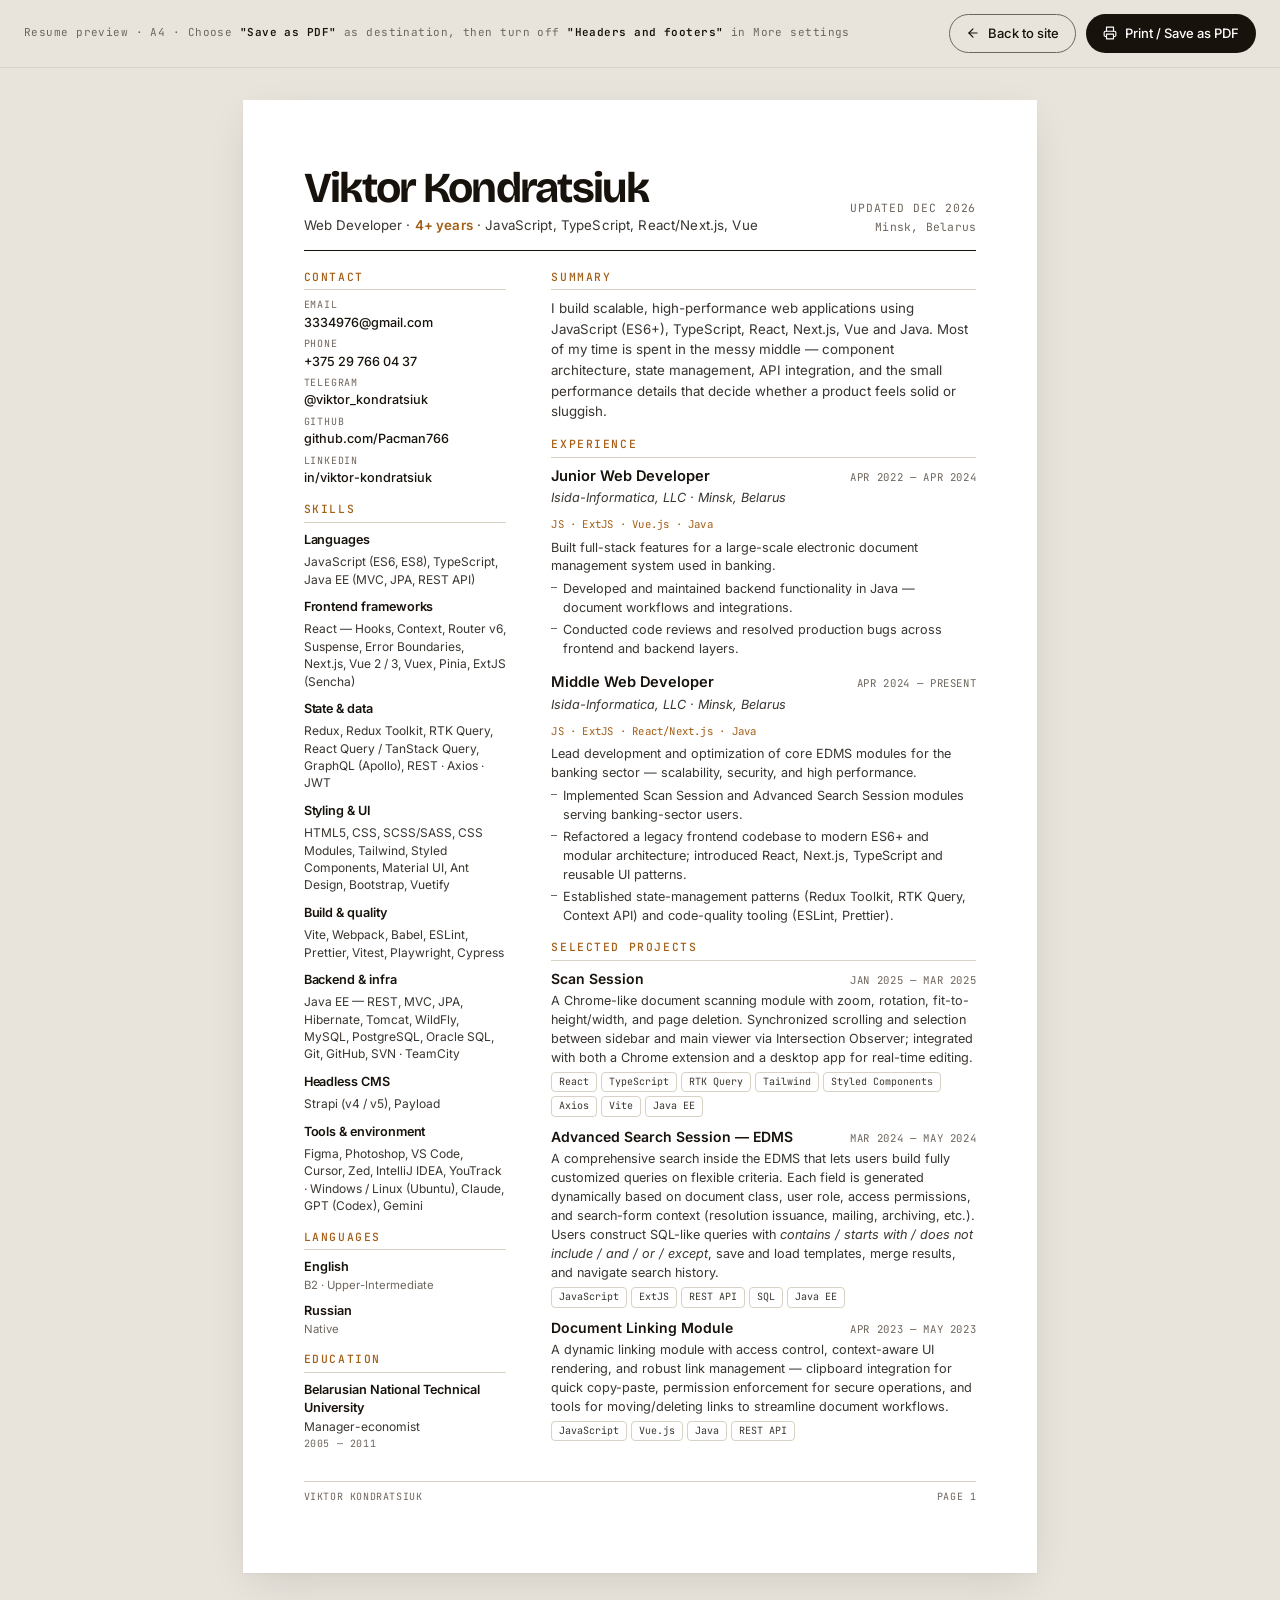
<file: resume.html>
﻿<!DOCTYPE html>
<html lang="en">
<head>
<meta charset="UTF-8" />
<meta name="viewport" content="width=device-width, initial-scale=1.0" />
<title>Resume — Viktor Kondratsiuk</title>
<link rel="preconnect" href="https://fonts.googleapis.com" />
<link rel="preconnect" href="https://fonts.gstatic.com" crossorigin />
<link href="https://fonts.googleapis.com/css2?family=Bricolage+Grotesque:opsz,wght@12..96,500;12..96,600;12..96,700&family=Inter:wght@300;400;500;600&family=JetBrains+Mono:wght@400;500&display=swap" rel="stylesheet" />
<style>
:root {
  --ink: #18120c;
  --ink-2: #3a3530;
  --ink-3: #6e665d;
  --line: #d8d2c5;
  --line-2: #ece7dc;
  --paper: #ffffff;
  --accent: oklch(0.55 0.12 60);
  --display: "Bricolage Grotesque", sans-serif;
  --sans: "Inter", -apple-system, BlinkMacSystemFont, "Segoe UI", sans-serif;
  --mono: "JetBrains Mono", ui-monospace, "SF Mono", monospace;
}
* { box-sizing: border-box; margin: 0; padding: 0; }
html, body { background: #e8e4dc; }
body {
  font-family: var(--sans);
  color: var(--ink);
  font-size: 10.5pt;
  line-height: 1.45;
  -webkit-font-smoothing: antialiased;
  text-rendering: optimizeLegibility;
}
a { color: inherit; text-decoration: none; }
strong { font-weight: 600; }
em { font-style: italic; }

/* ============= TOOLBAR ============= */
.toolbar {
  position: sticky; top: 0; z-index: 20;
  background: rgba(232, 228, 220, 0.92);
  backdrop-filter: saturate(160%) blur(10px);
  -webkit-backdrop-filter: saturate(160%) blur(10px);
  padding: 14px 24px;
  display: flex; flex-wrap: nowrap; justify-content: space-between; align-items: center; gap: 16px;
  border-bottom: 1px solid var(--line);
}
.toolbar-left {
  font-family: var(--mono); font-size: 11px;
  color: var(--ink-3); letter-spacing: .04em;
  flex: 1 1 0; min-width: 0;
  overflow: hidden; text-overflow: ellipsis; white-space: nowrap;
}
.toolbar-left strong { color: var(--ink); font-weight: 600; }
.toolbar-actions { display: flex; gap: 10px; flex-shrink: 0; }
.tb-btn {
  display: inline-flex; align-items: center; gap: 8px;
  padding: 9px 16px;
  font-family: var(--sans); font-size: 13px; font-weight: 500;
  border-radius: 999px;
  border: 1px solid transparent;
  cursor: pointer;
  transition: transform .2s ease, background .2s ease, border-color .2s ease;
  background: transparent; color: var(--ink);
}
.tb-btn:hover { transform: translateY(-1px); }
.tb-btn-primary { background: var(--ink); color: var(--paper); }
.tb-btn-primary:hover { background: oklch(0.22 0.01 60); }
.tb-btn-ghost { border-color: var(--ink-3); }
.tb-btn-ghost:hover { border-color: var(--ink); }
.tb-btn svg { width: 14px; height: 14px; }

/* ============= PAGE ============= */
.page-wrap {
  padding: 32px 16px 48px;
  display: flex; flex-direction: column; align-items: center; gap: 24px;
}
.page {
  width: 210mm;
  min-height: 297mm;
  background: var(--paper);
  padding: 18mm 16mm;
  box-shadow: 0 1px 2px rgba(0,0,0,.04), 0 12px 40px -8px rgba(0,0,0,.12);
  position: relative;
  page-break-after: always;
}
.page:last-child { page-break-after: auto; }

/* ============= HEADER ============= */
.r-head {
  display: grid;
  grid-template-columns: 1fr auto;
  align-items: end;
  gap: 24px;
  padding-bottom: 14px;
  margin-bottom: 18px;
  border-bottom: 1.5px solid var(--ink);
}
.r-head-left h1 {
  font-family: var(--display);
  font-weight: 700;
  font-size: 32pt;
  letter-spacing: -0.04em;
  line-height: 0.95;
  color: var(--ink);
}
.r-head-tag {
  margin-top: 8px;
  font-size: 10pt;
  color: var(--ink-2);
  letter-spacing: 0.01em;
}
.r-head-tag strong { color: var(--accent); font-weight: 600; }
.r-head-right {
  text-align: right;
  font-family: var(--mono);
  font-size: 8.5pt;
  color: var(--ink-3);
  line-height: 1.6;
  letter-spacing: 0.02em;
}
.r-head-right .when { display: block; text-transform: uppercase; letter-spacing: 0.08em; }

/* ============= LAYOUT ============= */
.r-grid {
  display: grid;
  grid-template-columns: 1fr 2.1fr;
  gap: 12mm;
}
.r-col-left > section { margin-bottom: 14px; }
.r-col-right > section { margin-bottom: 14px; }
.r-col-right > section:last-child { margin-bottom: 0; }

/* ============= SECTION HEADERS ============= */
.r-h2 {
  font-family: var(--mono);
  font-size: 8.5pt;
  font-weight: 500;
  letter-spacing: 0.14em;
  text-transform: uppercase;
  color: var(--accent);
  margin-bottom: 8px;
  padding-bottom: 4px;
  border-bottom: 1px solid var(--line);
}

/* ============= LEFT COLUMN ============= */
.contact-list { list-style: none; }
.contact-list li {
  font-size: 9.5pt;
  margin-bottom: 5px;
  color: var(--ink-2);
  word-break: break-word;
}
.contact-list .label {
  display: block;
  font-family: var(--mono);
  font-size: 7.5pt;
  letter-spacing: 0.08em;
  text-transform: uppercase;
  color: var(--ink-3);
  margin-bottom: 1px;
}
.contact-list .value { display: block; font-weight: 500; color: var(--ink); text-decoration: none; }
.contact-list a.value:hover { color: var(--accent); text-decoration: underline; text-underline-offset: 2px; }

.skills-block { margin-bottom: 10px; }
.skills-block h3 {
  font-family: var(--sans);
  font-weight: 600;
  font-size: 9.5pt;
  color: var(--ink);
  margin-bottom: 4px;
  letter-spacing: -0.005em;
}
.skills-block p {
  font-size: 9pt;
  color: var(--ink-2);
  line-height: 1.45;
}

.lang-list, .edu-list { list-style: none; }
.lang-list li, .edu-list li {
  margin-bottom: 8px;
  font-size: 9.5pt;
}
.lang-list .name { font-weight: 600; color: var(--ink); }
.lang-list .level { display: block; font-size: 8.5pt; color: var(--ink-3); margin-top: 1px; }
.edu-list .school { font-weight: 600; color: var(--ink); display: block; }
.edu-list .degree { color: var(--ink-2); font-size: 9pt; }
.edu-list .when { font-family: var(--mono); font-size: 7.5pt; color: var(--ink-3); letter-spacing: 0.06em; text-transform: uppercase; display: block; margin-top: 1px; }

/* ============= RIGHT COLUMN ============= */
.r-summary {
  font-size: 10pt;
  line-height: 1.55;
  color: var(--ink-2);
}

.r-role { margin-bottom: 14px; }
.r-role:last-child { margin-bottom: 0; }
.r-role-head {
  display: flex; justify-content: space-between; align-items: baseline; gap: 12px; flex-wrap: wrap;
  margin-bottom: 2px;
}
.r-role-title {
  font-family: var(--sans);
  font-weight: 600;
  font-size: 11pt;
  color: var(--ink);
  letter-spacing: -0.005em;
}
.r-role-when {
  font-family: var(--mono);
  font-size: 8pt;
  color: var(--ink-3);
  letter-spacing: 0.06em;
  text-transform: uppercase;
  white-space: nowrap;
}
.r-role-org {
  font-size: 9.5pt;
  color: var(--ink-2);
  margin-bottom: 6px;
  font-style: italic;
}
.r-role-stack {
  display: inline-block;
  font-family: var(--mono); font-size: 8pt;
  color: var(--accent);
  letter-spacing: 0.02em;
  margin-bottom: 6px;
}
.r-bullets {
  list-style: none;
  margin-top: 4px;
}
.r-bullets li {
  position: relative;
  padding-left: 12px;
  font-size: 9.5pt;
  color: var(--ink-2);
  line-height: 1.5;
  margin-bottom: 3px;
}
.r-bullets li::before {
  content: "";
  position: absolute;
  left: 0; top: 8px;
  width: 6px; height: 1px;
  background: var(--ink-3);
}

.r-project { margin-bottom: 10px; page-break-inside: avoid; break-inside: avoid; }
.r-project:last-child { margin-bottom: 0; }
.r-project-head {
  display: flex; justify-content: space-between; align-items: baseline; gap: 12px; flex-wrap: wrap;
  margin-bottom: 2px;
}
.r-project-title {
  font-family: var(--sans);
  font-weight: 600;
  font-size: 10.5pt;
  color: var(--ink);
}
.r-project-when {
  font-family: var(--mono);
  font-size: 8pt;
  color: var(--ink-3);
  letter-spacing: 0.06em;
  text-transform: uppercase;
}
.r-project-lead {
  font-size: 9.5pt;
  color: var(--ink-2);
  line-height: 1.5;
  margin-bottom: 5px;
}
.r-project-stack {
  display: flex; flex-wrap: wrap; gap: 4px;
  margin-top: 5px;
}
.r-project-stack span {
  font-family: var(--mono);
  font-size: 7.5pt;
  padding: 2px 7px;
  border: 1px solid var(--line);
  border-radius: 4px;
  color: var(--ink-2);
}

.r-foot {
  margin-top: 16px;
  padding-top: 8px;
  border-top: 1px solid var(--line);
  display: flex; justify-content: space-between;
  font-family: var(--mono);
  font-size: 7.5pt;
  color: var(--ink-3);
  letter-spacing: 0.06em;
  text-transform: uppercase;
}

/* ============= LOADER ============= */
#cms-loader {
  position: fixed; inset: 0; z-index: 100;
  display: grid; place-items: center;
  background: #e8e4dc;
  font-family: var(--mono); font-size: 11px;
  color: var(--ink-3); letter-spacing: .08em; text-transform: uppercase;
  transition: opacity .4s ease;
}
#cms-loader.hide { opacity: 0; pointer-events: none; }
#cms-loader::before {
  content: ""; width: 24px; height: 24px;
  border: 1.5px solid var(--line);
  border-top-color: var(--ink);
  border-radius: 50%;
  animation: spin 0.9s linear infinite;
  margin-bottom: 14px; display: block;
}
@keyframes spin { to { transform: rotate(360deg); } }

.btn-short { display: none; }
@media (max-width: 600px) {
  .btn-long { display: none; }
  .btn-short { display: inline; }
  .toolbar-left { display: none; }
  body { overflow-x: hidden; }
  .page-wrap { overflow-x: hidden; max-width: 100vw; padding: 16px 0 32px; }
}

/* ============= PRINT ============= */
@page {
  size: A4;
  margin: 12mm 14mm;
}
@media print {
  html, body { background: white; }
  .toolbar, #cms-loader { display: none !important; }
  .page-wrap { padding: 0; gap: 0; display: block; }
  .page {
    box-shadow: none;
    margin: 0;
    padding: 0;
    width: auto;
    min-height: 0;
    page-break-after: auto;
  }
  .r-head { page-break-after: avoid; break-after: avoid; }
  .r-h2 { page-break-after: avoid; break-after: avoid; }
  .r-role, .r-project, .skills-block, .edu-list li {
    page-break-inside: avoid; break-inside: avoid;
  }
  .r-foot { display: none; }
  /* tighten a bit for print */
  body { font-size: 10pt; }
  .r-head-left h1 { font-size: 28pt; }
  .r-grid { gap: 10mm; }
}
</style>
</head>
<body>

<div id="cms-loader">Loading…</div>

<div class="toolbar">
  <div class="toolbar-left"><span id="toolbar-hint">Resume preview · A4 · Choose <strong>"Save as PDF"</strong> as destination, then turn off <strong>"Headers and footers"</strong> in More settings</span></div>
  <div class="toolbar-actions">
    <a class="tb-btn tb-btn-ghost" href="index.html" id="back-btn">
      <svg viewBox="0 0 24 24" fill="none" stroke="currentColor" stroke-width="2" stroke-linecap="round" stroke-linejoin="round"><line x1="19" y1="12" x2="5" y2="12"/><polyline points="12 19 5 12 12 5"/></svg>
      <span data-i18n="backBtn">Back to site</span>
    </a>
    <button class="tb-btn tb-btn-primary" id="print-btn">
      <svg viewBox="0 0 24 24" fill="none" stroke="currentColor" stroke-width="2" stroke-linecap="round" stroke-linejoin="round"><polyline points="6 9 6 2 18 2 18 9"/><path d="M6 18H4a2 2 0 0 1-2-2v-5a2 2 0 0 1 2-2h16a2 2 0 0 1 2 2v5a2 2 0 0 1-2 2h-2"/><rect x="6" y="14" width="12" height="8"/></svg>
      <span class="btn-long" data-i18n="printBtn">Print / Save as PDF</span>
      <span class="btn-short" data-i18n="printBtnShort">Save as PDF</span>
    </button>
  </div>
</div>

<div class="page-wrap">
  <article class="page" id="resume-root">
    <header class="r-head">
      <div class="r-head-left">
        <h1 id="r-name">Viktor Kondratsiuk</h1>
        <div class="r-head-tag" id="r-tag">Web Developer · <strong>4 years</strong> · JavaScript, TypeScript, React/Next.js, Vue</div>
      </div>
      <div class="r-head-right">
        <span class="when" id="r-updated">Updated —</span>
        <span id="r-location"></span>
      </div>
    </header>

    <div class="r-grid">
      <aside class="r-col-left">
        <section>
          <h2 class="r-h2">Contact</h2>
          <ul class="contact-list" id="r-contacts"></ul>
        </section>

        <section>
          <h2 class="r-h2">Skills</h2>
          <div id="r-skills"></div>
        </section>

        <section>
          <h2 class="r-h2">Languages</h2>
          <ul class="lang-list" id="r-langs"></ul>
        </section>

        <section>
          <h2 class="r-h2">Education</h2>
          <ul class="edu-list" id="r-edu"></ul>
        </section>
      </aside>

      <main class="r-col-right">
        <section>
          <h2 class="r-h2">Summary</h2>
          <p class="r-summary" id="r-summary"></p>
        </section>

        <section>
          <h2 class="r-h2">Experience</h2>
          <div id="r-roles"></div>
        </section>

        <section>
          <h2 class="r-h2">Selected Projects</h2>
          <div id="r-projects"></div>
        </section>
      </main>
    </div>

    <div class="r-foot">
      <span id="r-footer-name">Viktor Kondratsiuk</span>
      <span>Page 1</span>
    </div>
  </article>
</div>

<script>
(function () {
  function inline(s) {
    if (!s) return '';
    return String(s)
      .replace(/&/g, '&amp;')
      .replace(/</g, '&lt;')
      .replace(/>/g, '&gt;')
      .replace(/`([^`]+)`/g, '<code>$1</code>')
      .replace(/\*\*([^*]+)\*\*/g, '<strong>$1</strong>')
      .replace(/\b_([^_]+)_\b/g, '<em>$1</em>')
      .replace(/_([^_]+)_/g, '<em>$1</em>')
      .replace(/\[([^\]]+)\]\(([^)]+)\)/g, '<a href="$2">$1</a>');
  }

  function parseFrontmatter(text) {
    const m = text.match(/^---\n([\s\S]*?)\n---\n/);
    if (!m) return { fm: {}, rest: text };
    const fm = {};
    m[1].split('\n').forEach((line) => {
      if (!line.trim() || line.trim().startsWith('#')) return;
      const idx = line.indexOf(':');
      if (idx === -1) return;
      const k = line.slice(0, idx).trim();
      let v = line.slice(idx + 1).trim();
      if (v === 'true') v = true;
      else if (v === 'false') v = false;
      fm[k] = v;
    });
    return { fm, rest: text.slice(m[0].length) };
  }
  function splitSections(text) {
    const sections = {};
    const parts = text.split(/^# /gm).slice(1);
    parts.forEach((part) => {
      const nl = part.indexOf('\n');
      sections[part.slice(0, nl).trim()] = part.slice(nl + 1);
    });
    return sections;
  }
  function getSubsections(text) {
    const subs = {};
    const parts = text.split(/^## /gm).slice(1);
    parts.forEach((part) => {
      const nl = part.indexOf('\n');
      subs[part.slice(0, nl).trim()] = part.slice(nl + 1).trim();
    });
    return subs;
  }
  function getH3Items(text) {
    const items = [];
    const parts = text.split(/^### /gm).slice(1);
    parts.forEach((part) => {
      const nl = part.indexOf('\n');
      items.push({ title: part.slice(0, nl).trim(), body: part.slice(nl + 1).trim() });
    });
    return items;
  }
  function parseFieldsAndBullets(body) {
    const lines = body.split('\n');
    const fields = {};
    let currentList = null;
    lines.forEach((raw) => {
      if (!raw.trim()) { currentList = null; return; }
      if (/^\s{2,}-\s/.test(raw)) {
        if (currentList) currentList.push(raw.replace(/^\s+-\s/, '').trim());
        return;
      }
      const m = raw.match(/^-\s+([\w]+):\s*(.*)$/);
      if (m) {
        const key = m[1], val = m[2].trim();
        if (val === '') {
          fields[key] = []; currentList = fields[key];
        } else {
          if (key === 'chips' || key === 'stack') {
            fields[key] = val.split(',').map((s) => s.trim()).filter(Boolean);
          } else {
            fields[key] = val === 'true' ? true : val === 'false' ? false : val;
          }
          currentList = null;
        }
      }
    });
    return fields;
  }
  function parseBulletList(body) {
    return body.split('\n').filter((l) => /^-\s/.test(l)).map((l) => l.replace(/^-\s+/, '').trim());
  }

  var _lang = new URLSearchParams(location.search).get('lang') || localStorage.getItem('cv-lang') || 'en';
  if (_lang !== 'en' && _lang !== 'ru') _lang = 'en';
  var _contentFile = _lang === 'ru' ? 'content-ru.md' : 'content.md';

  fetch(_contentFile, { cache: 'no-cache' })
    .then((r) => r.text())
    .then(render)
    .catch((err) => {
      console.error(err);
      document.getElementById('cms-loader').textContent = 'Failed to load content';
    });

  function render(text) {
    const { fm, rest } = parseFrontmatter(text);
    const sections = splitSections(rest);

    // Header
    document.getElementById('r-name').textContent = fm.name || '';
    document.getElementById('r-footer-name').textContent = fm.name || '';
    const exp = getSubsections(sections['Experience'] || '');
    const roles = getH3Items(exp['Roles'] || '');
    const yearsTag = roles.length ? '<strong>4+ years</strong> · ' : '';
    document.getElementById('r-tag').innerHTML = (fm.role || 'Web Developer') + ' · ' + yearsTag + 'JavaScript, TypeScript, React/Next.js, Vue';

    const updated = new Date().toLocaleDateString('en-US', { month: 'short', year: 'numeric' });
    document.getElementById('r-updated').textContent = 'Updated ' + updated;
    document.getElementById('r-location').textContent = fm.location || '';

    // Contacts
    const contactRows = [];
    if (fm.email) contactRows.push({ label: 'Email', value: fm.email, href: 'mailto:' + fm.email });
    if (fm.phone) contactRows.push({ label: 'Phone', value: fm.phone, href: 'tel:' + String(fm.phone).replace(/\s|-/g, '') });
    if (fm.telegram) contactRows.push({ label: 'Telegram', value: '@' + fm.telegram, href: 'https://t.me/' + fm.telegram });
    if (fm.github) contactRows.push({ label: 'GitHub', value: 'github.com/' + fm.github, href: 'https://github.com/' + fm.github });
    if (fm.linkedin) contactRows.push({ label: 'LinkedIn', value: 'in/' + fm.linkedin, href: 'https://www.linkedin.com/in/' + fm.linkedin + '/' });
    document.getElementById('r-contacts').innerHTML = contactRows.map((c) => {
      const isExt = /^https?:/.test(c.href);
      const tgt = isExt ? ' target="_blank" rel="noopener noreferrer"' : '';
      return `<li><span class="label">${c.label}</span><a class="value" href="${c.href}"${tgt}>${c.value}</a></li>`;
    }).join('');

    // Skills (compact: each group as h3 + paragraph)
    const skillsSec = getSubsections(sections['Skills'] || '');
    const skillGroups = getH3Items(skillsSec['Groups'] || '');
    document.getElementById('r-skills').innerHTML = skillGroups.map((g) => {
      const items = parseBulletList(g.body).join(', ');
      return `<div class="skills-block"><h3>${inline(g.title)}</h3><p>${inline(items)}</p></div>`;
    }).join('');

    // Languages
    const langsSec = getSubsections(sections['Languages'] || '');
    const langItems = parseBulletList(langsSec['Items'] || '');
    document.getElementById('r-langs').innerHTML = langItems.map((row) => {
      const [name, level] = row.split('|').map((s) => s.trim());
      return `<li><span class="name">${name}</span><span class="level">${level || ''}</span></li>`;
    }).join('');

    // Education
    const eduSec = getSubsections(sections['Education'] || '');
    const eduItems = getH3Items(eduSec['Items'] || '');
    document.getElementById('r-edu').innerHTML = eduItems.map((e) => {
      const f = parseFieldsAndBullets(e.body);
      return `<li>
        <span class="school">${inline(e.title)}</span>
        <span class="degree">${inline(f.degree || '')}</span>
        <span class="when">${f.when || ''}</span>
      </li>`;
    }).join('');

    // Summary (use About lead)
    const aboutSec = getSubsections(sections['About'] || '');
    document.getElementById('r-summary').innerHTML = inline(aboutSec['Lead'] || '');

    // Roles (chronological order — newest first; reverse content.md order)
    const rolesSorted = [...roles].reverse();
    document.getElementById('r-roles').innerHTML = rolesSorted.map((r) => {
      const f = parseFieldsAndBullets(r.body);
      const bullets = (f.bullets || []).slice(0, 3).map((b) => `<li>${inline(b)}</li>`).join('');
      return `<div class="r-role">
        <div class="r-role-head">
          <span class="r-role-title">${inline(r.title)}</span>
          <span class="r-role-when">${f.when || ''}</span>
        </div>
        <div class="r-role-org">${f.org || ''}</div>
        ${f.stack ? `<div class="r-role-stack">${f.stack}</div>` : ''}
        ${f.summary ? `<div style="font-size:9.5pt;color:var(--ink-2);margin-bottom:3px;">${inline(f.summary)}</div>` : ''}
        ${bullets ? `<ul class="r-bullets">${bullets}</ul>` : ''}
      </div>`;
    }).join('');

    // Projects
    const projSec = getSubsections(sections['Projects'] || '');
    const projects = getH3Items(projSec['Items'] || '');
    document.getElementById('r-projects').innerHTML = projects.map((p) => {
      const f = parseFieldsAndBullets(p.body);
      const stack = (f.stack || []).map((s) => `<span>${s}</span>`).join('');
      return `<div class="r-project">
        <div class="r-project-head">
          <span class="r-project-title">${inline(p.title)}</span>
          <span class="r-project-when">${f.when || ''}</span>
        </div>
        <div class="r-project-lead">${inline(f.lead || '')}</div>
        ${stack ? `<div class="r-project-stack">${stack}</div>` : ''}
      </div>`;
    }).join('');

    // ---- UI strings ----
    var uiSec = getSubsections(sections['UI'] || '');
    var ui = {};
    Object.keys(uiSec).forEach(function(sub) {
      var fields = parseFieldsAndBullets(uiSec[sub]);
      Object.assign(ui, fields);
    });
    document.querySelectorAll('[data-i18n]').forEach(function(el) {
      var key = el.getAttribute('data-i18n');
      if (ui[key] != null) el.textContent = String(ui[key]);
    });
    var hintEl = document.getElementById('toolbar-hint');
    if (hintEl && ui.toolbarHint) hintEl.innerHTML = inline(String(ui.toolbarHint));

    requestAnimationFrame(() => {
      document.getElementById('cms-loader').classList.add('hide');
    });
  }

  document.getElementById('print-btn').addEventListener('click', () => window.print());

  // Mobile: scale A4 page to fit viewport
  function scaleResumePage() {
    var page = document.querySelector('.page');
    var wrap = document.querySelector('.page-wrap');
    if (!page || !wrap) return;
    if (window.innerWidth >= 760) {
      page.style.transform = '';
      page.style.marginBottom = '';
      return;
    }
    var scale = window.innerWidth / page.offsetWidth;
    page.style.transformOrigin = 'top center';
    page.style.transform = 'scale(' + scale + ')';
    page.style.marginBottom = '-' + (page.offsetHeight * (1 - scale)) + 'px';
  }
  window.addEventListener('resize', scaleResumePage);
  scaleResumePage();
})();
</script>
</body>
</html>
</file>
